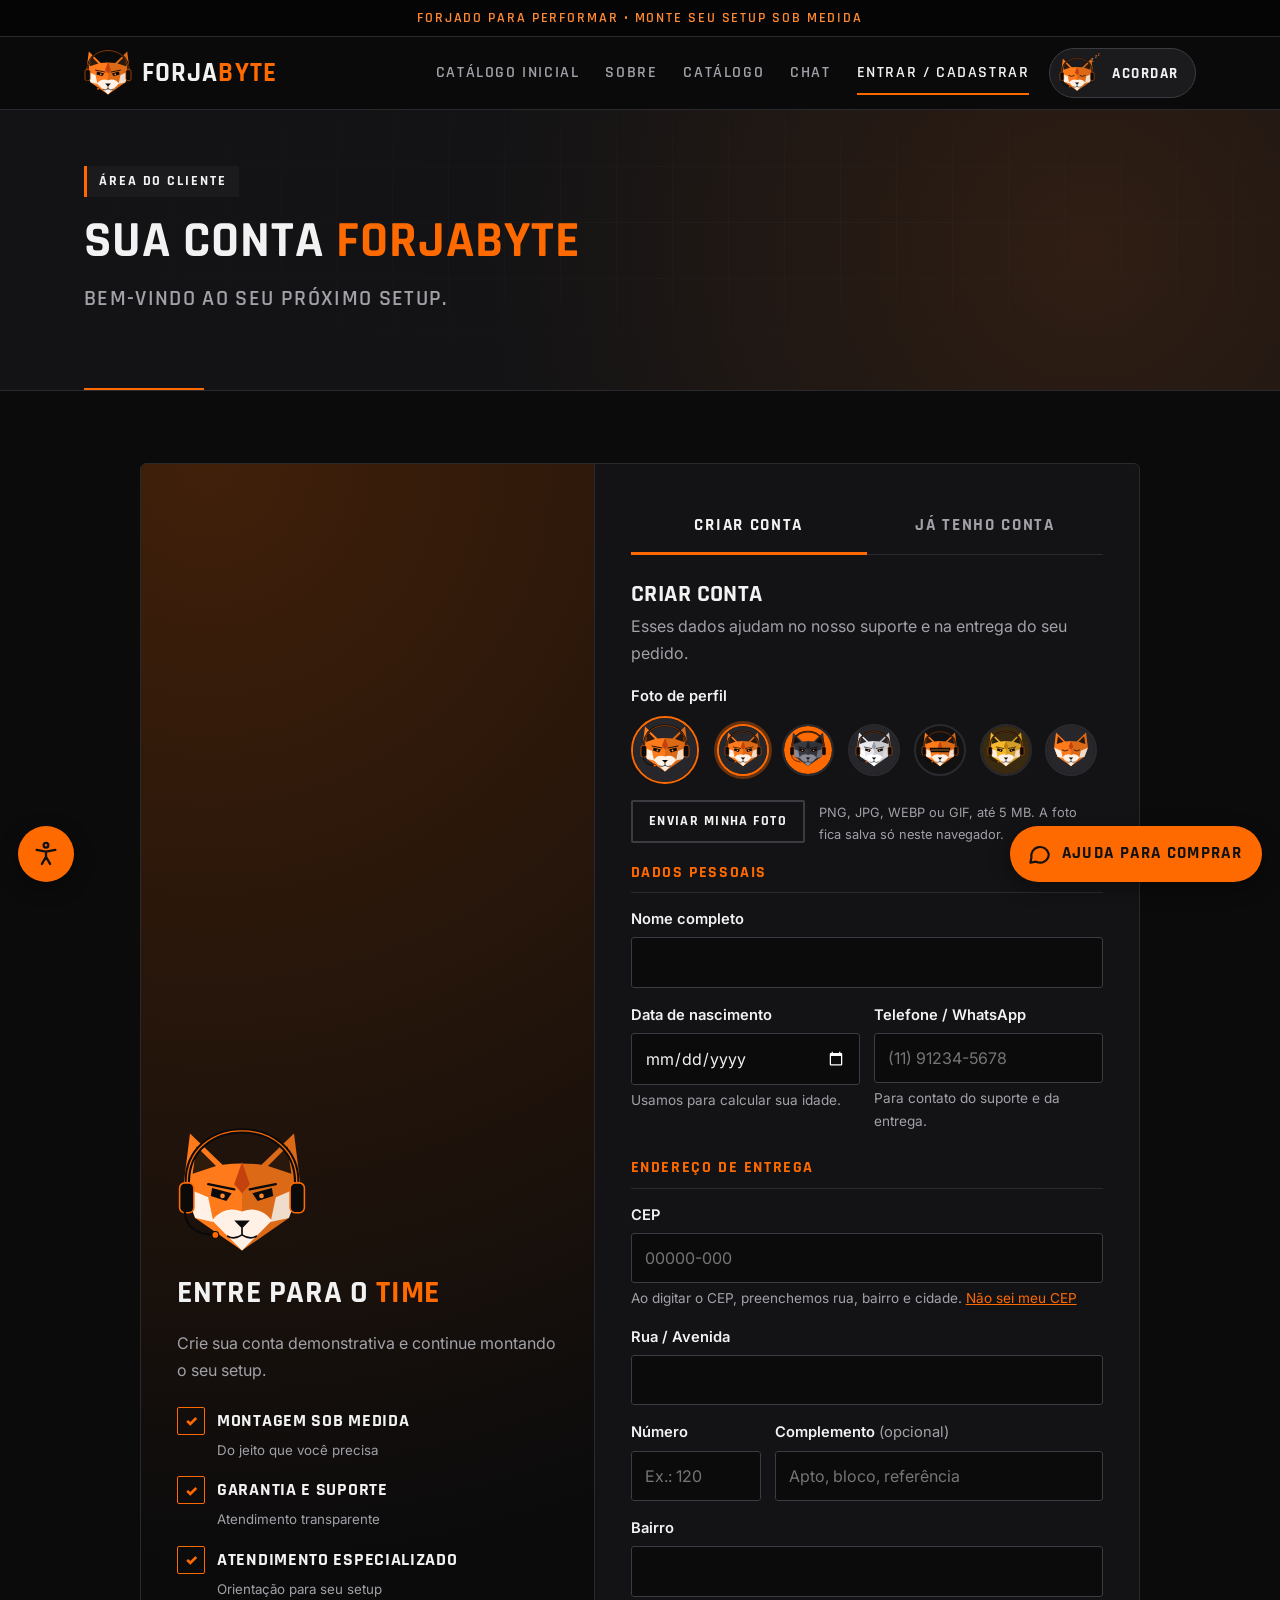
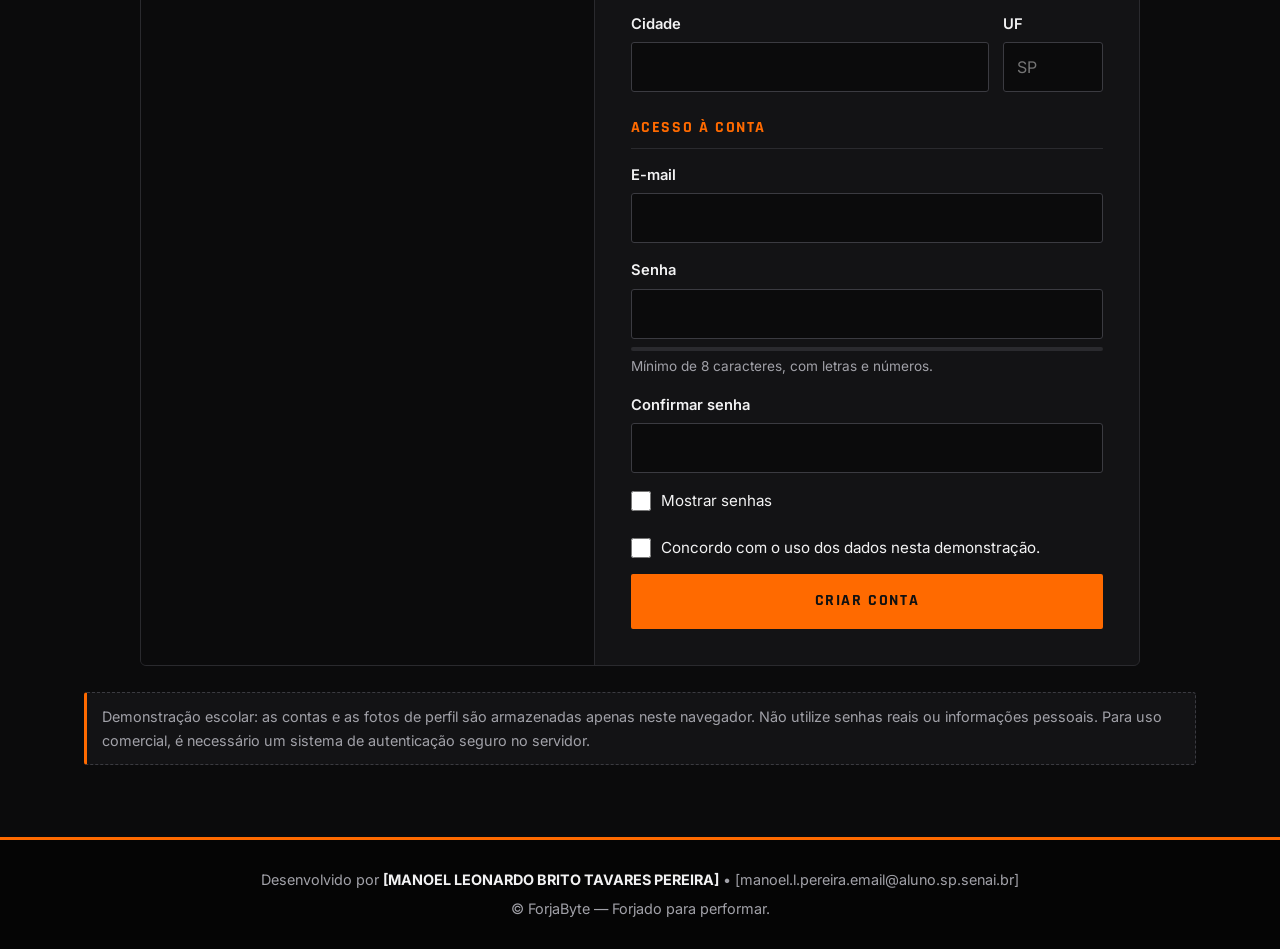
<file: cadastro.html>
<!DOCTYPE html>
<html lang="pt-BR">

<head>
    <meta charset="UTF-8">
    <meta name="viewport" content="width=device-width, initial-scale=1">
    <title>ForjaByte | Entrar e cadastrar</title>
    <link rel="stylesheet" href="style.css">
</head>

<body>
    <a class="skip" href="#conteudo">Pular para o conteúdo principal</a>
    <div class="topbar">Forjado para performar • Monte seu setup sob medida</div>

    <header>
        <div class="wrap">
            <a class="marca" href="index.html" aria-label="ForjaByte, página inicial">
                <span class="marca-ico" data-mascote="mini"></span>
                <b>Forja<span>Byte</span></b>
            </a>
            <nav aria-label="Navegação principal">
                <a href="index.html">Catálogo inicial</a>
                <a href="sobre.html">Sobre</a>
                <a href="catalogo.html">Catálogo</a>
                <a href="HtmlChatForjabyte.html">Chat</a>
                <a href="cadastro.html" class="ativo" aria-current="page">Entrar / Cadastrar</a>
            </nav>
        </div>
    </header>

    <main id="conteudo" tabindex="-1">
        <div class="pagehero">
            <div class="wrap">
                <span class="tag">Área do cliente</span>
                <h1>Sua conta <span>ForjaByte</span></h1>
                <p class="slogan">Bem-vindo ao seu próximo setup.</p>
            </div>
        </div>

        <section>
            <div class="wrap">

                <!-- Painel exibido quando a pessoa está conectada -->
                <div class="painel-user" id="logado" role="status">
                    <span class="av av-g" id="avatar-logado" aria-hidden="true"></span>
                    <h2>Olá, <span id="nome-logado"></span>!</h2>
                    <p id="email-logado"></p>
                    <p>Você está conectado à demonstração local da ForjaByte.</p>

                    <dl class="dados-user" id="dados-logado"></dl>

                    <div class="acoes-user">
                        <a class="btn" href="catalogo.html">Ir ao catálogo</a>
                        <button class="btn out" type="button" id="alterar-foto" aria-expanded="false"
                            aria-controls="troca-foto">Alterar foto</button>
                        <button class="btn out" type="button" id="sair">Sair da conta</button>
                    </div>

                    <div id="troca-foto" hidden>
                        <div class="msg" id="m-foto" role="status"></div>
                        <div id="pick-user"></div>
                        <button class="btn" type="button" id="salvar-foto">Salvar foto</button>
                    </div>
                </div>

                <!-- Cadastro e login -->
                <div class="auth-layout" id="forms">

                    <aside class="auth-marca">
                        <span class="mascote-auth" data-mascote="grande"
                            data-rotulo="Mascote da ForjaByte: uma raposa laranja"></span>
                        <h2>Entre para o <span>time</span></h2>
                        <p>Crie sua conta demonstrativa e continue montando o seu setup.</p>

                        <ul class="auth-lista">
                            <li>
                                <i>✓</i>
                                <div><b>Montagem sob medida</b><small>Do jeito que você precisa</small></div>
                            </li>
                            <li>
                                <i>✓</i>
                                <div><b>Garantia e suporte</b><small>Atendimento transparente</small></div>
                            </li>
                            <li>
                                <i>✓</i>
                                <div><b>Atendimento especializado</b><small>Orientação para seu setup</small></div>
                            </li>
                        </ul>
                    </aside>

                    <div class="auth-caixa">
                        <div class="abas" role="tablist" aria-label="Acesso à conta">
                            <button type="button" class="aba" role="tab" id="aba-cad" aria-selected="true"
                                aria-controls="f-cad">Criar conta</button>
                            <button type="button" class="aba" role="tab" id="aba-login" aria-selected="false"
                                aria-controls="f-login" tabindex="-1">Já tenho conta</button>
                        </div>

                        <form class="form" id="f-cad" role="tabpanel" aria-labelledby="aba-cad" novalidate>
                            <h2>Criar conta</h2>
                            <p>Esses dados ajudam no nosso suporte e na entrega do seu pedido.</p>
                            <div class="msg" id="m-cad" role="alert"></div>

                            <div class="campo">
                                <span class="rotulo">Foto de perfil</span>
                                <div id="pick-cad"></div>
                            </div>

                            <fieldset class="grupo">
                                <legend>Dados pessoais</legend>

                                <div class="campo">
                                    <label for="c-nome">Nome completo</label>
                                    <input type="text" id="c-nome" autocomplete="name" required>
                                    <div class="erro" id="e-nome"></div>
                                </div>

                                <div class="linha">
                                    <div class="campo">
                                        <label for="c-nasc">Data de nascimento</label>
                                        <input type="date" id="c-nasc" autocomplete="bday" required>
                                        <small id="idade-txt">Usamos para calcular sua idade.</small>
                                        <div class="erro" id="e-nasc"></div>
                                    </div>

                                    <div class="campo">
                                        <label for="c-tel">Telefone / WhatsApp</label>
                                        <input type="tel" id="c-tel" inputmode="numeric" maxlength="15"
                                            autocomplete="tel-national" placeholder="(11) 91234-5678" required>
                                        <small>Para contato do suporte e da entrega.</small>
                                        <div class="erro" id="e-tel"></div>
                                    </div>
                                </div>
                            </fieldset>

                            <fieldset class="grupo">
                                <legend>Endereço de entrega</legend>

                                <div class="campo">
                                    <label for="c-cep">CEP</label>
                                    <input type="text" id="c-cep" inputmode="numeric" maxlength="9"
                                        autocomplete="postal-code" placeholder="00000-000" required>
                                    <div class="cep-status" id="cep-status" role="status" aria-live="polite"></div>
                                    <small>Ao digitar o CEP, preenchemos rua, bairro e cidade.
                                        <a href="https://buscacepinter.correios.com.br/app/endereco/index.php"
                                            target="_blank" rel="noopener noreferrer">Não sei meu CEP</a></small>
                                    <div class="erro" id="e-cep"></div>
                                </div>

                                <div class="campo">
                                    <label for="c-rua">Rua / Avenida</label>
                                    <input type="text" id="c-rua" autocomplete="address-line1" required>
                                    <div class="erro" id="e-rua"></div>
                                </div>

                                <div class="linha l-num">
                                    <div class="campo">
                                        <label for="c-num">Número</label>
                                        <input type="text" id="c-num" maxlength="10" autocomplete="off"
                                            placeholder="Ex.: 120" required>
                                        <div class="erro" id="e-num"></div>
                                    </div>

                                    <div class="campo">
                                        <label for="c-comp">Complemento <span class="opcional">(opcional)</span></label>
                                        <input type="text" id="c-comp" maxlength="60" autocomplete="address-line2"
                                            placeholder="Apto, bloco, referência">
                                    </div>
                                </div>

                                <div class="campo">
                                    <label for="c-bairro">Bairro</label>
                                    <input type="text" id="c-bairro" autocomplete="address-level3" required>
                                    <div class="erro" id="e-bairro"></div>
                                </div>

                                <div class="linha l-uf">
                                    <div class="campo">
                                        <label for="c-cidade">Cidade</label>
                                        <input type="text" id="c-cidade" autocomplete="address-level2" required>
                                        <div class="erro" id="e-cidade"></div>
                                    </div>

                                    <div class="campo">
                                        <label for="c-uf">UF</label>
                                        <input type="text" id="c-uf" maxlength="2" autocomplete="address-level1"
                                            placeholder="SP" required>
                                        <div class="erro" id="e-uf"></div>
                                    </div>
                                </div>
                            </fieldset>

                            <fieldset class="grupo">
                                <legend>Acesso à conta</legend>

                                <div class="campo">
                                    <label for="c-email">E-mail</label>
                                    <input type="email" id="c-email" autocomplete="email" required>
                                    <div class="erro" id="e-email"></div>
                                </div>

                                <div class="campo">
                                    <label for="c-senha">Senha</label>
                                    <input type="password" id="c-senha" autocomplete="new-password" required>
                                    <div class="forca" aria-hidden="true"><span id="forca-barra" data-nivel="0"></span>
                                    </div>
                                    <small id="forca-txt">Mínimo de 8 caracteres, com letras e números.</small>
                                    <div class="erro" id="e-senha"></div>
                                </div>

                                <div class="campo">
                                    <label for="c-conf">Confirmar senha</label>
                                    <input type="password" id="c-conf" autocomplete="new-password" required>
                                    <div class="erro" id="e-conf"></div>
                                </div>

                                <div class="check">
                                    <input type="checkbox" id="c-ver">
                                    <label for="c-ver">Mostrar senhas</label>
                                </div>
                            </fieldset>

                            <div class="check">
                                <input type="checkbox" id="c-termos" required>
                                <label for="c-termos">Concordo com o uso dos dados nesta demonstração.</label>
                            </div>
                            <div class="erro" id="e-termos"></div>

                            <button class="btn" type="submit">Criar conta</button>
                        </form>

                        <form class="form" id="f-login" role="tabpanel" aria-labelledby="aba-login" novalidate hidden>
                            <h2>Já tenho conta</h2>
                            <p>Entre usando o e-mail e a senha cadastrados neste navegador.</p>
                            <div class="msg" id="m-login" role="alert"></div>

                            <div class="campo">
                                <label for="l-email">E-mail</label>
                                <input type="email" id="l-email" autocomplete="email" required>
                            </div>

                            <div class="campo">
                                <label for="l-senha">Senha</label>
                                <input type="password" id="l-senha" autocomplete="current-password" required>
                            </div>

                            <div class="check">
                                <input type="checkbox" id="l-ver">
                                <label for="l-ver">Mostrar senha</label>
                            </div>

                            <button class="btn" type="submit">Entrar</button>
                        </form>
                    </div>
                </div>

                <p class="aviso">
                    Demonstração escolar: as contas e as fotos de perfil são armazenadas apenas neste navegador.
                    Não utilize senhas reais ou informações pessoais. Para uso comercial,
                    é necessário um sistema de autenticação seguro no servidor.
                </p>
            </div>
        </section>
    </main>

    <footer>
        <div class="wrap">
            <p>Desenvolvido por <strong>[MANOEL LEONARDO BRITO TAVARES PEREIRA]</strong> •
                [manoel.l.pereira.email@aluno.sp.senai.br]</p>
            <p>© ForjaByte — Forjado para performar.</p>
        </div>
    </footer>

    <script src="mascote.js"></script>
    <script src="avatares.js"></script>
    <script src="produtos.js"></script>
    <script src="cadastro.js"></script>
    <script src="tema.js"></script>
    <script src="animacoes.js"></script>
    <script src="chatbot.js"></script>
    <script src="acessibilidade.js"></script>
</body>

</html>
</file>
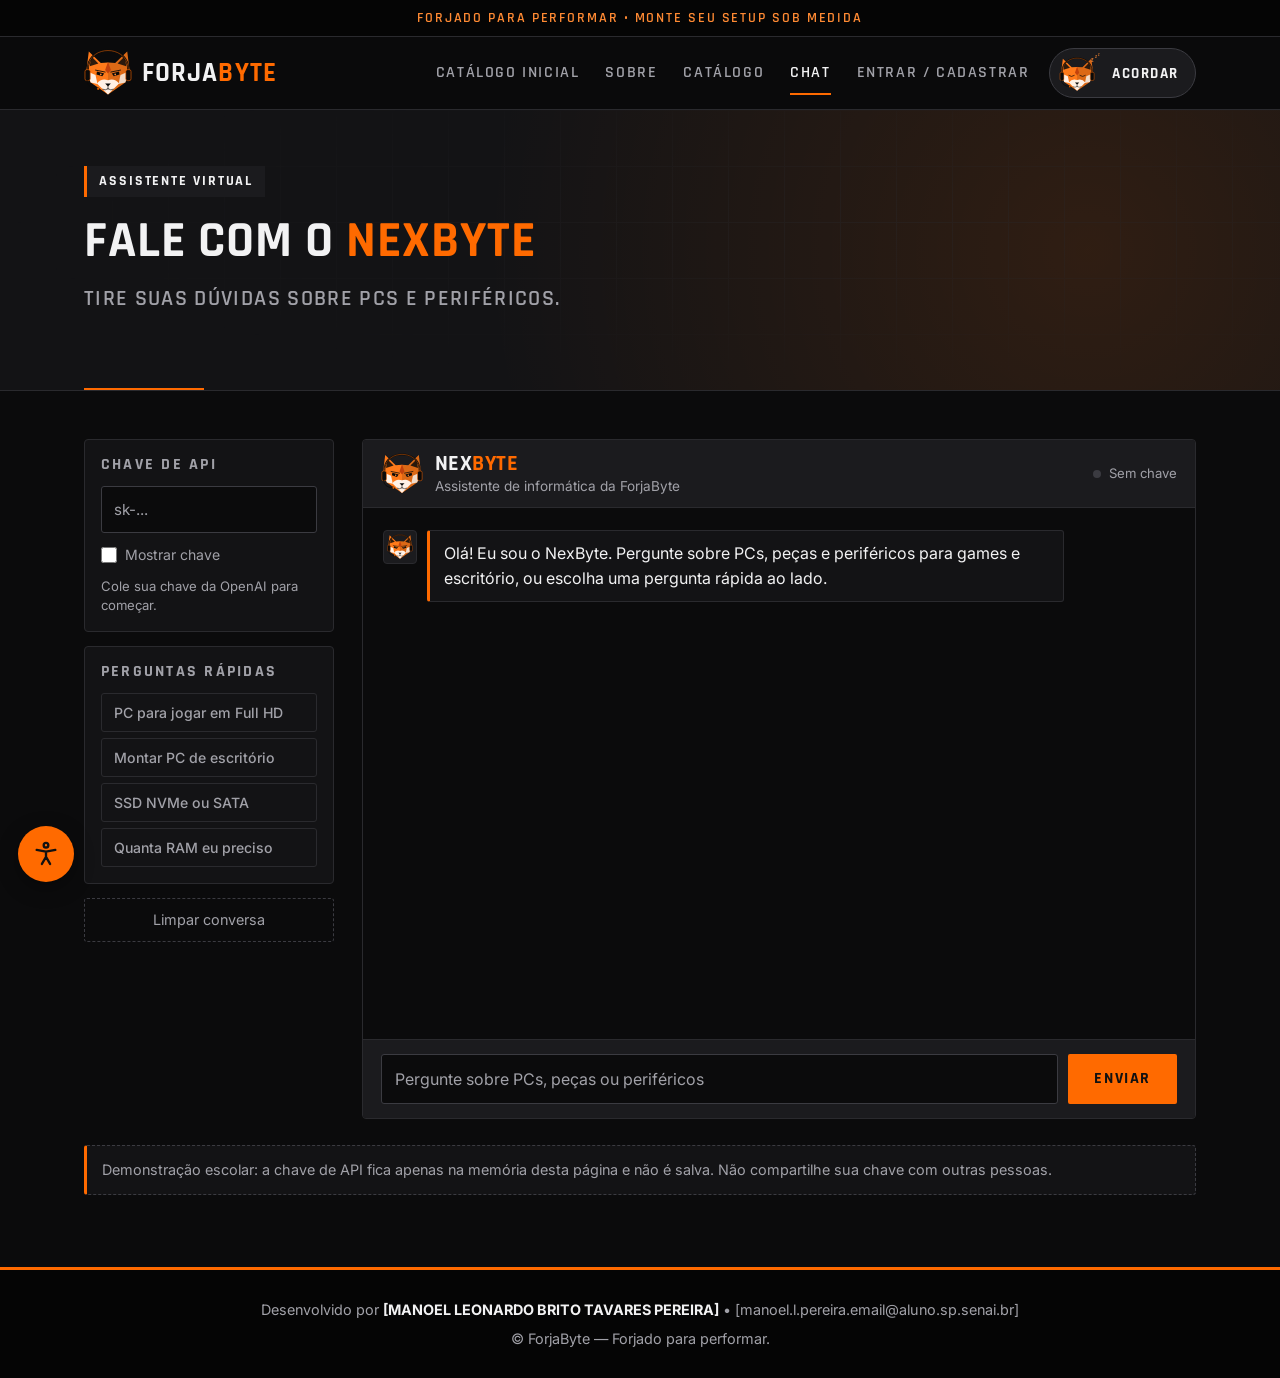
<file: HtmlChatForjabyte.html>
<!DOCTYPE html>
<html lang="pt-BR">

<head>
  <meta charset="UTF-8">
  <meta name="viewport" content="width=device-width, initial-scale=1">
  <meta name="theme-color" content="#090909">
  <title>ForjaByte | Chat NexByte</title>
  <link rel="stylesheet" href="style.css">
  <link rel="stylesheet" href="StyleChatBotForjabyte.css">
</head>

<body>
  <a class="skip" href="#conteudo">Pular para o conteúdo principal</a>
  <div class="topbar">Forjado para performar • Monte seu setup sob medida</div>

  <header>
    <div class="wrap">
      <a class="marca" href="index.html" aria-label="ForjaByte, página inicial">
        <span class="marca-ico" data-mascote="mini"></span>
        <b>Forja<span>Byte</span></b>
      </a>
      <nav aria-label="Navegação principal">
        <a href="index.html">Catálogo inicial</a>
        <a href="sobre.html">Sobre</a>
        <a href="catalogo.html">Catálogo</a>
        <a href="HtmlChatForjabyte.html" class="ativo" aria-current="page">Chat</a>
        <a href="cadastro.html">Entrar / Cadastrar</a>
      </nav>
    </div>
  </header>

  <main id="conteudo" tabindex="-1">
    <div class="pagehero">
      <div class="wrap">
        <span class="tag">Assistente virtual</span>
        <h1>Fale com o <span>NexByte</span></h1>
        <p class="slogan">Tire suas dúvidas sobre PCs e periféricos.</p>
      </div>
    </div>

    <section class="fb-sec">
      <div class="wrap">
        <div class="loja">

          <!-- Coluna lateral: chave, perguntas rápidas e limpar -->
          <aside class="lateral" aria-label="Configurações do chat">
            <div class="lateral-bloco">
              <h2 class="lateral-titulo"><label for="apiKey">Chave de API</label></h2>
              <input id="apiKey" class="fb-campo" type="password" placeholder="sk-..." autocomplete="off"
                spellcheck="false">
              <div class="fb-check">
                <input type="checkbox" id="showKey">
                <label for="showKey">Mostrar chave</label>
              </div>
              <p class="fb-nota" id="keyStatus" role="status">Cole sua chave da OpenAI para começar.</p>
            </div>

            <div class="lateral-bloco">
              <h2 class="lateral-titulo">Perguntas rápidas</h2>
              <div class="chips fb-rapidas" role="group" aria-label="Perguntas rápidas">
                <button type="button" class="chip" data-q="Qual PC montado é bom para jogar em Full HD?">PC para jogar
                  em Full HD</button>
                <button type="button" class="chip" data-q="O que preciso para montar um PC de escritório?">Montar PC de
                  escritório</button>
                <button type="button" class="chip" data-q="Qual a diferença entre SSD NVMe e SSD SATA?">SSD NVMe ou
                  SATA</button>
                <button type="button" class="chip" data-q="Quanta memória RAM eu preciso?">Quanta RAM eu
                  preciso</button>
              </div>
            </div>

            <button type="button" class="limpar-filtros" id="clearBtn">Limpar conversa</button>
          </aside>

          <!-- Conversa -->
          <div class="fb-chat" role="region" aria-label="Conversa com o NexByte">
            <div class="fb-chat__header">
              <span class="fb-chat__ico" data-mascote="mini"></span>
              <div>
                <h2 class="fb-chat__title">Nex<span>Byte</span></h2>
                <p class="fb-chat__subtitle">Assistente de informática da ForjaByte</p>
              </div>
              <span class="fb-status" id="chatStatus" data-on="false">Sem chave</span>
            </div>

            <div id="messages" class="fb-chat__messages" role="log" aria-live="polite" aria-label="Mensagens"></div>

            <form class="fb-chat__input" id="chatForm">
              <label class="sr" for="userMessage">Mensagem para o NexByte</label>
              <input id="userMessage" class="fb-campo" type="text"
                placeholder="Pergunte sobre PCs, peças ou periféricos" autocomplete="off">
              <button id="sendBtn" class="btn" type="submit">Enviar</button>
            </form>
          </div>
        </div>

        <p class="aviso">
          Demonstração escolar: a chave de API fica apenas na memória desta página e não é salva.
          Não compartilhe sua chave com outras pessoas.
        </p>
      </div>
    </section>
  </main>

  <footer>
    <div class="wrap">
      <p>Desenvolvido por <strong>[MANOEL LEONARDO BRITO TAVARES PEREIRA]</strong> •
        [manoel.l.pereira.email@aluno.sp.senai.br]</p>
      <p>© ForjaByte — Forjado para performar.</p>
    </div>
  </footer>

  <script src="mascote.js"></script>
  <script src="avatares.js"></script>
  <script src="tema.js"></script>
  <script src="animacoes.js"></script>
  <script src="acessibilidade.js"></script>
  <script src="ScriptChatForjabyte.js"></script>
</body>

</html>
</file>
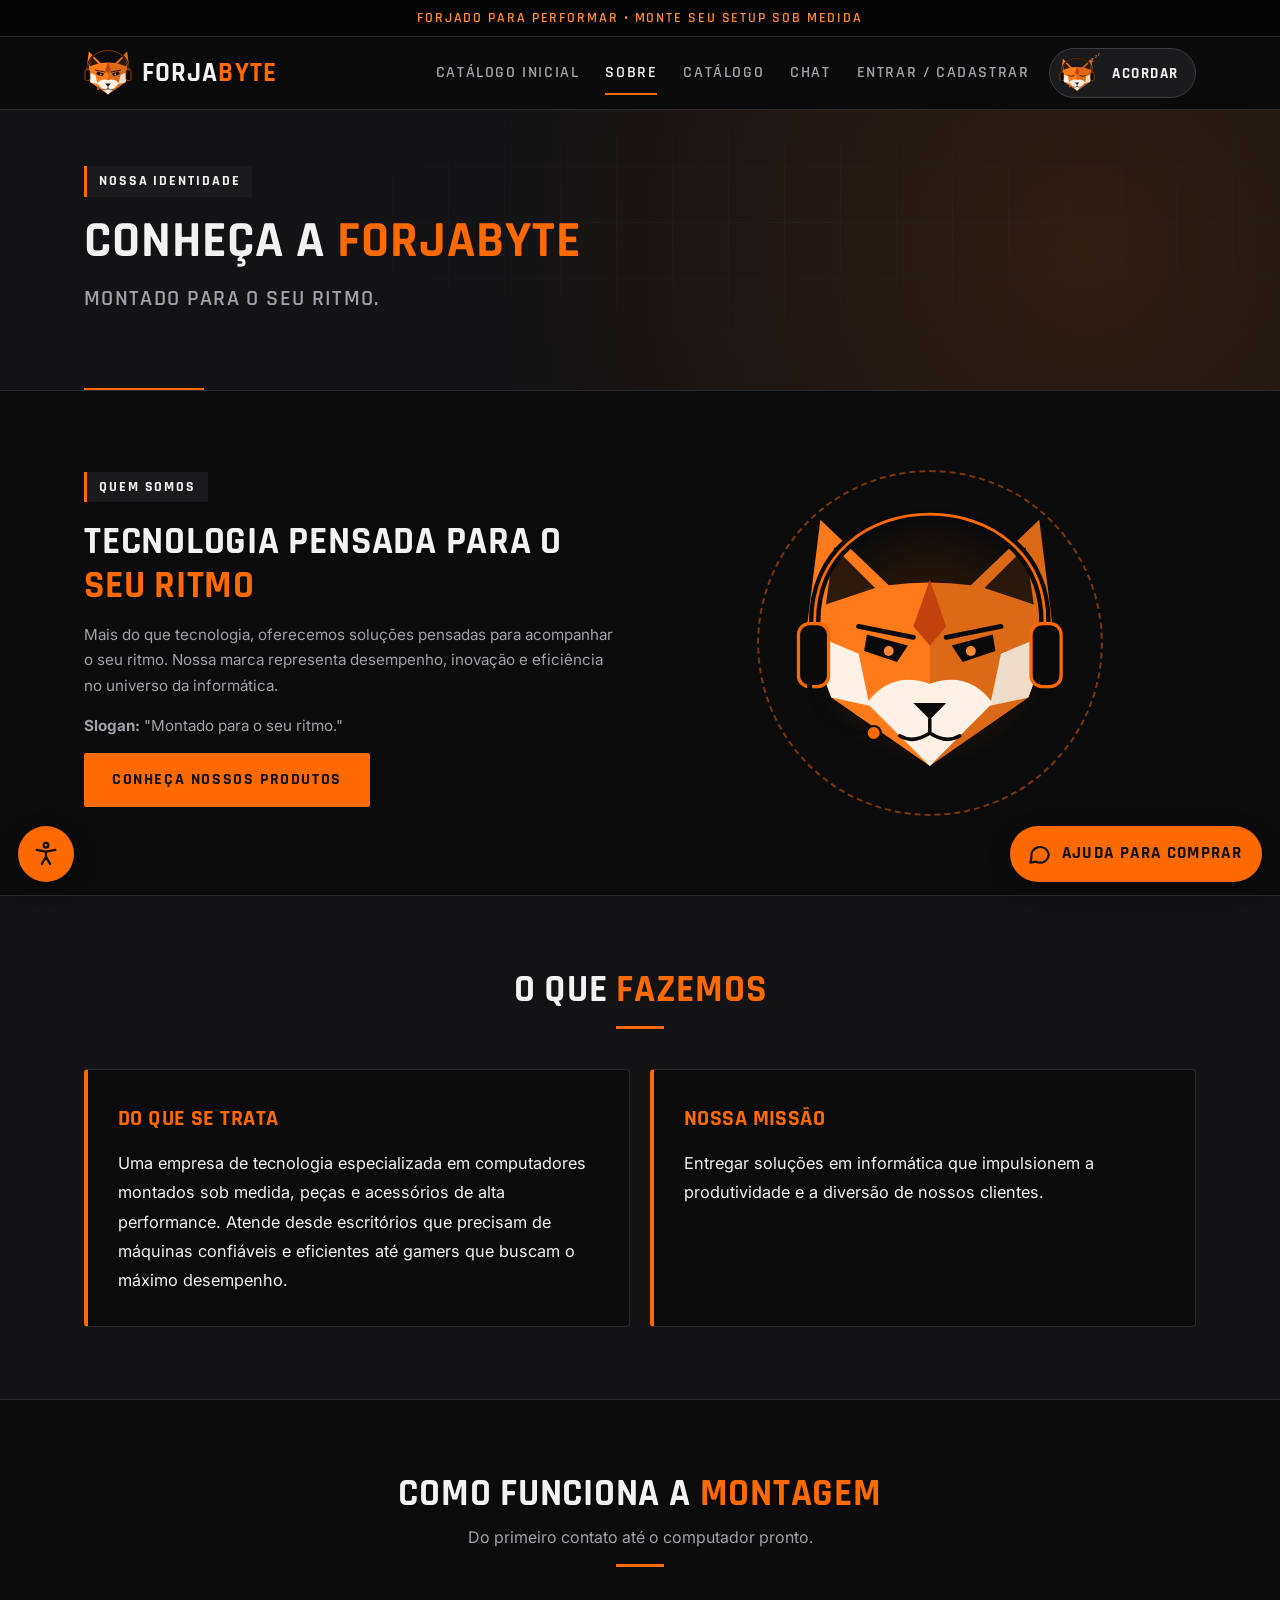
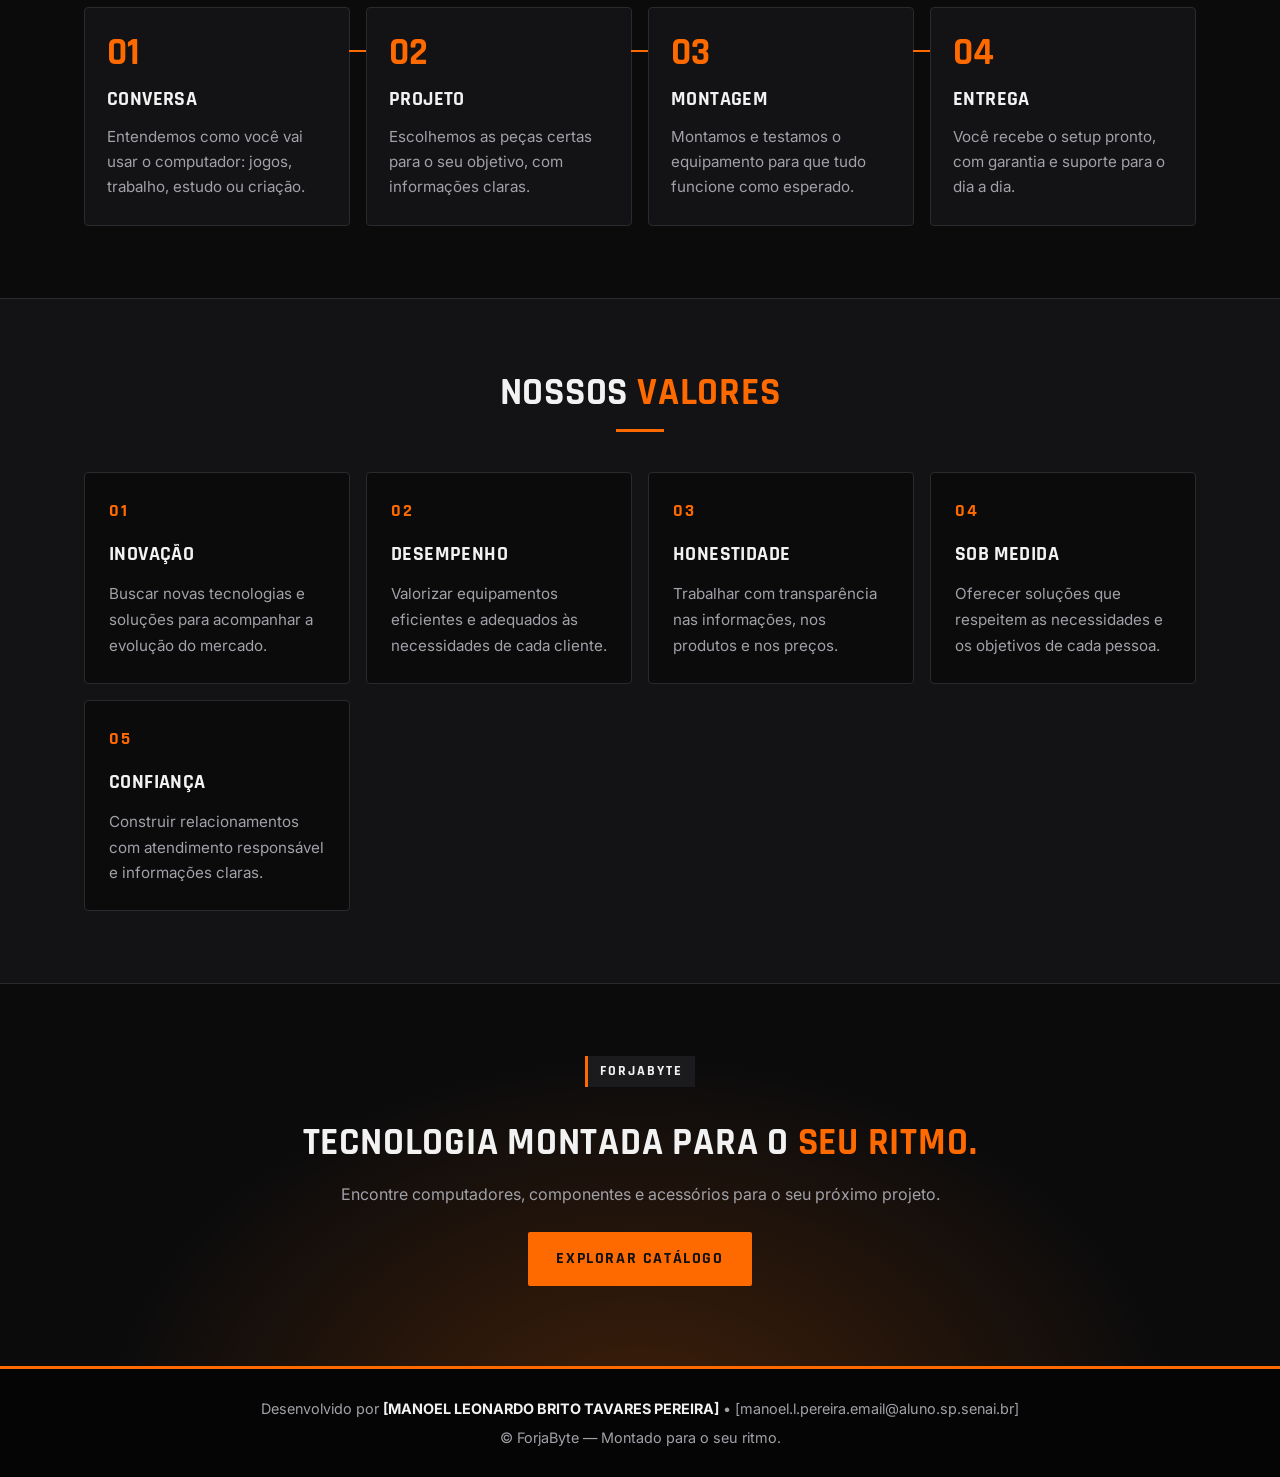
<file: sobre.html>
<!DOCTYPE html>
<html lang="pt-BR">

<head>
    <meta charset="UTF-8">
    <meta name="viewport" content="width=device-width, initial-scale=1">
    <title>ForjaByte | Sobre nós</title>
    <link rel="stylesheet" href="style.css">
</head>

<body>
    <a class="skip" href="#conteudo">Pular para o conteúdo principal</a>

    <div class="topbar">Forjado para performar • Monte seu setup sob medida</div>

    <header>
        <div class="wrap">
            <a class="marca" href="index.html" aria-label="ForjaByte, página inicial">
                <span class="marca-ico" data-mascote="mini"></span>
                <b>Forja<span>Byte</span></b>
            </a>

            <nav aria-label="Navegação principal">
                <a href="index.html">Catálogo inicial</a>
                <a href="sobre.html" class="ativo" aria-current="page">Sobre</a>
                <a href="catalogo.html">Catálogo</a>
                <a href="HtmlChatForjabyte.html">Chat</a>
                <a href="cadastro.html">Entrar / Cadastrar</a>
            </nav>
        </div>
    </header>

    <main id="conteudo" tabindex="-1">

        <div class="pagehero">
            <div class="wrap">
                <span class="tag">Nossa identidade</span>
                <h1>Conheça a <span>ForjaByte</span></h1>
                <p class="slogan">Montado para o seu ritmo.</p>
            </div>
        </div>

        <!-- Quem somos -->
        <section>
            <div class="wrap">
                <div class="duo">
                    <div>
                        <span class="tag">Quem somos</span>
                        <h2>Tecnologia pensada para o <span>seu ritmo</span></h2>

                        <p>
                            Mais do que tecnologia, oferecemos soluções pensadas
                            para acompanhar o seu ritmo. Nossa marca representa
                            desempenho, inovação e eficiência no universo da informática.
                        </p>

                        <p>
                            <strong>Slogan:</strong> "Montado para o seu ritmo."
                        </p>

                        <a class="btn" href="catalogo.html">Conheça nossos produtos</a>
                    </div>

                    <div class="palco palco-sm">
                        <span data-mascote="grande"
                            data-rotulo="Mascote da ForjaByte: uma raposa laranja, símbolo da marca"></span>
                    </div>
                </div>
            </div>
        </section>

        <!-- O que fazemos e missão -->
        <section class="alt">
            <div class="wrap">
                <div class="titulo">
                    <h2>O que <span>fazemos</span></h2>
                    <div class="barra"></div>
                </div>

                <div class="sobre-dupla">
                    <div class="info-card">
                        <h3>Do que se trata</h3>
                        <p>
                            Uma empresa de tecnologia especializada em computadores
                            montados sob medida, peças e acessórios de alta performance.
                            Atende desde escritórios que precisam de máquinas confiáveis
                            e eficientes até gamers que buscam o máximo desempenho.
                        </p>
                    </div>

                    <div class="info-card">
                        <h3>Nossa missão</h3>
                        <p>
                            Entregar soluções em informática que impulsionem a
                            produtividade e a diversão de nossos clientes.
                        </p>
                    </div>
                </div>
            </div>
        </section>

        <!-- Como funciona -->
        <section>
            <div class="wrap">
                <div class="titulo">
                    <h2>Como funciona a <span>montagem</span></h2>
                    <p>Do primeiro contato até o computador pronto.</p>
                    <div class="barra"></div>
                </div>

                <div class="passos">
                    <div class="passo">
                        <span class="passo-num">01</span>
                        <h3>Conversa</h3>
                        <p>Entendemos como você vai usar o computador: jogos, trabalho, estudo ou criação.</p>
                    </div>

                    <div class="passo">
                        <span class="passo-num">02</span>
                        <h3>Projeto</h3>
                        <p>Escolhemos as peças certas para o seu objetivo, com informações claras.</p>
                    </div>

                    <div class="passo">
                        <span class="passo-num">03</span>
                        <h3>Montagem</h3>
                        <p>Montamos e testamos o equipamento para que tudo funcione como esperado.</p>
                    </div>

                    <div class="passo">
                        <span class="passo-num">04</span>
                        <h3>Entrega</h3>
                        <p>Você recebe o setup pronto, com garantia e suporte para o dia a dia.</p>
                    </div>
                </div>
            </div>
        </section>

        <!-- Valores -->
        <section class="alt">
            <div class="wrap">
                <div class="titulo">
                    <h2>Nossos <span>valores</span></h2>
                    <div class="barra"></div>
                </div>

                <div class="grid-valores">
                    <div class="valor-card">
                        <span class="valor-num">01</span>
                        <h3>Inovação</h3>
                        <p>Buscar novas tecnologias e soluções para acompanhar a evolução do mercado.</p>
                    </div>

                    <div class="valor-card">
                        <span class="valor-num">02</span>
                        <h3>Desempenho</h3>
                        <p>Valorizar equipamentos eficientes e adequados às necessidades de cada cliente.</p>
                    </div>

                    <div class="valor-card">
                        <span class="valor-num">03</span>
                        <h3>Honestidade</h3>
                        <p>Trabalhar com transparência nas informações, nos produtos e nos preços.</p>
                    </div>

                    <div class="valor-card">
                        <span class="valor-num">04</span>
                        <h3>Sob medida</h3>
                        <p>Oferecer soluções que respeitem as necessidades e os objetivos de cada pessoa.</p>
                    </div>

                    <div class="valor-card">
                        <span class="valor-num">05</span>
                        <h3>Confiança</h3>
                        <p>Construir relacionamentos com atendimento responsável e informações claras.</p>
                    </div>
                </div>
            </div>
        </section>

        <!-- Chamada final -->
        <section class="cta">
            <div class="wrap">
                <span class="tag">ForjaByte</span>
                <h2>Tecnologia montada para o <span>seu ritmo.</span></h2>
                <p>Encontre computadores, componentes e acessórios para o seu próximo projeto.</p>
                <a class="btn" href="catalogo.html">Explorar catálogo</a>
            </div>
        </section>

    </main>

    <footer>
        <div class="wrap">
            <p>Desenvolvido por <strong>[MANOEL LEONARDO BRITO TAVARES PEREIRA]</strong> •
                [manoel.l.pereira.email@aluno.sp.senai.br]</p>
            <p>© ForjaByte — Montado para o seu ritmo.</p>
        </div>
    </footer>

    <script src="mascote.js"></script>
    <script src="avatares.js"></script>
    <script src="produtos.js"></script>
    <script src="tema.js"></script>
    <script src="animacoes.js"></script>
    <script src="chatbot.js"></script>
    <script src="acessibilidade.js"></script>
</body>

</html>
</file>
<file: style.css>
@import url('https://fonts.googleapis.com/css2?family=Inter:wght@400;500;600;700&family=Rajdhani:wght@500;600;700&display=swap');

/* ==========================================================
   ForjaByte: variáveis e tema
   ========================================================== */

:root {
    --or: #ff6a00;
    --or2: #ff8a33;
    --or-text: #ff6a00;
    --bg: #0b0b0c;
    --surface: #131315;
    --surface2: #1b1b1e;
    --line: #2a2a2e;
    --line2: #3b3b41;
    --tx: #f2f2f3;
    --mut: #a1a1a8;
    --header: rgba(11, 11, 12, .92);
    --input: #0b0b0c;
    --shadow: rgba(0, 0, 0, .45);
    --fs: 100%;
    --fonte-titulo: "Rajdhani", "Segoe UI", "Arial Narrow", Arial, sans-serif;
    --fonte-texto: "Inter", "Segoe UI", Roboto, Arial, sans-serif;
}

html[data-theme="light"] {
    --or-text: #c2410c;
    --bg: #f4f4f5;
    --surface: #ffffff;
    --surface2: #eeeef0;
    --line: #dcdce0;
    --line2: #c4c4ca;
    --tx: #18181b;
    --mut: #5b5b63;
    --header: rgba(255, 255, 255, .94);
    --input: #ffffff;
    --shadow: rgba(24, 24, 27, .10);
}

/* ==========================================================
   Animações (keyframes)
   ========================================================== */

@keyframes entrar {
    from {
        opacity: 0;
    }

    to {
        opacity: 1;
    }
}

@keyframes subir {
    from {
        opacity: 0;
        transform: translateY(26px);
    }

    to {
        opacity: 1;
        transform: none;
    }
}

@keyframes surgir {
    from {
        opacity: 0;
        transform: translateY(-6px) scale(.98);
    }

    to {
        opacity: 1;
        transform: none;
    }
}

@keyframes flutuar {

    0%,
    100% {
        transform: translateY(0);
    }

    50% {
        transform: translateY(-10px);
    }
}

@keyframes brilho {
    from {
        transform: translateX(-130%) skewX(-20deg);
    }

    to {
        transform: translateX(330%) skewX(-20deg);
    }
}

@keyframes pulso {

    0%,
    100% {
        box-shadow: 0 6px 20px rgba(0, 0, 0, .35), 0 0 0 0 rgba(255, 106, 0, .55);
    }

    50% {
        box-shadow: 0 6px 20px rgba(0, 0, 0, .35), 0 0 0 12px rgba(255, 106, 0, 0);
    }
}

@keyframes pulsar {
    0% {
        transform: scale(1);
    }

    40% {
        transform: scale(1.04);
        border-color: var(--or);
    }

    100% {
        transform: scale(1);
    }
}

/* ==========================================================
   Base
   ========================================================== */

* {
    box-sizing: border-box;
    margin: 0;
    padding: 0;
}

html {
    font-size: var(--fs, 100%);
    scroll-behavior: smooth;
}

body {
    font-family: var(--fonte-texto);
    background: var(--bg);
    color: var(--tx);
    line-height: 1.65;
    -webkit-font-smoothing: antialiased;
    transition: background .2s, color .2s;
    animation: entrar .5s ease both;
}

::selection {
    background: var(--or);
    color: #111;
}

a {
    text-decoration: none;
    color: inherit;
}

button,
input,
select {
    font: inherit;
}

button {
    cursor: pointer;
}

img {
    max-width: 100%;
}

h1,
h2,
h3 {
    font-family: var(--fonte-titulo);
    text-transform: uppercase;
    letter-spacing: .02em;
}

.wrap {
    max-width: 1160px;
    margin: 0 auto;
    padding: 0 24px;
}

/* Barra de progresso de rolagem */
.progresso {
    position: fixed;
    top: 0;
    left: 0;
    width: 100%;
    height: 3px;
    background: linear-gradient(90deg, var(--or), var(--or2));
    transform-origin: 0 50%;
    transform: scaleX(0);
    z-index: 1100;
    pointer-events: none;
}

/* ==========================================================
   Barra do topo e cabeçalho
   ========================================================== */

.topbar {
    background: #050505;
    color: var(--or2);
    border-bottom: 1px solid var(--line);
    text-align: center;
    font-family: var(--fonte-titulo);
    font-size: .85rem;
    font-weight: 600;
    letter-spacing: .14em;
    padding: 7px 12px;
    text-transform: uppercase;
}

header {
    position: sticky;
    top: 0;
    z-index: 100;
    background: var(--header);
    backdrop-filter: blur(14px);
    border-bottom: 1px solid var(--line);
    transition: box-shadow .25s;
}

header.rolou {
    box-shadow: 0 8px 24px rgba(0, 0, 0, .35);
}

header .wrap {
    display: flex;
    align-items: center;
    justify-content: space-between;
    gap: 20px;
    min-height: 72px;
}

.marca {
    display: flex;
    align-items: center;
    gap: 10px;
    flex-shrink: 0;
}

.marca img {
    width: 46px;
    height: 46px;
    object-fit: contain;
    border-radius: 4px;
    transition: transform .3s;
}

.marca:hover img {
    transform: rotate(-6deg) scale(1.08);
}

.marca b {
    font-family: var(--fonte-titulo);
    font-size: 1.7rem;
    font-weight: 700;
    letter-spacing: .04em;
    text-transform: uppercase;
}

.marca b span {
    color: var(--or-text);
}

nav {
    display: flex;
    flex-wrap: wrap;
    align-items: center;
    gap: 26px;
    margin-left: auto;
}

nav a {
    position: relative;
    font-family: var(--fonte-titulo);
    font-weight: 600;
    text-transform: uppercase;
    font-size: 1rem;
    letter-spacing: .1em;
    color: var(--mut);
    padding: 8px 0;
    transition: color .2s;
}

nav a::after {
    content: "";
    position: absolute;
    left: 0;
    bottom: 0;
    width: 100%;
    height: 2px;
    background: var(--or);
    transform: scaleX(0);
    transform-origin: left;
    transition: transform .25s;
}

nav a:hover,
nav a.ativo {
    color: var(--tx);
}

nav a:hover::after,
nav a.ativo::after {
    transform: scaleX(1);
}

/* Botão de tema (interruptor) */

.theme-toggle {
    flex-shrink: 0;
    display: inline-flex;
    align-items: center;
    background: none;
    border: 0;
    padding: 4px;
    border-radius: 30px;
}

.tt-trilho {
    position: relative;
    display: block;
    width: 60px;
    height: 30px;
    border-radius: 30px;
    background: var(--surface2);
    border: 1px solid var(--line2);
    transition: border-color .25s, background .25s;
}

.theme-toggle:hover .tt-trilho {
    border-color: var(--or);
}

.tt-bolinha {
    position: absolute;
    top: 2px;
    left: 2px;
    width: 24px;
    height: 24px;
    border-radius: 50%;
    background: var(--or);
    color: #111;
    display: grid;
    place-items: center;
    transform: translateX(30px);
    transition: transform .3s cubic-bezier(.4, 0, .2, 1);
}

html[data-theme="light"] .tt-bolinha {
    transform: translateX(0);
}

.tt-bolinha svg {
    width: 14px;
    height: 14px;
    fill: none;
    stroke: currentColor;
    stroke-width: 2.2;
    stroke-linecap: round;
    stroke-linejoin: round;
}

.tt-bolinha .ic-sol {
    display: none;
}

html[data-theme="light"] .tt-bolinha .ic-sol {
    display: block;
}

html[data-theme="light"] .tt-bolinha .ic-lua {
    display: none;
}

/* ==========================================================
   Hero
   ========================================================== */

.hero {
    position: relative;
    overflow: hidden;
    background: linear-gradient(120deg, var(--bg), var(--surface));
    padding: 88px 0;
    border-bottom: 1px solid var(--line);
}

.hero::before,
.pagehero::before {
    content: "";
    position: absolute;
    inset: 0;
    background-image:
        linear-gradient(var(--line) 1px, transparent 1px),
        linear-gradient(90deg, var(--line) 1px, transparent 1px);
    background-size: 56px 56px;
    opacity: .35;
    -webkit-mask-image: radial-gradient(ellipse at 70% 40%, #000 0%, transparent 70%);
    mask-image: radial-gradient(ellipse at 70% 40%, #000 0%, transparent 70%);
    pointer-events: none;
}

.hero-home {
    background:
        linear-gradient(90deg, rgba(8, 8, 9, .97) 0%, rgba(8, 8, 9, .88) 45%, rgba(8, 8, 9, .55) 100%),
        url("https://images.unsplash.com/photo-1593640408182-31c70c8268f5?auto=format&fit=crop&w=1800&q=85") center/cover no-repeat,
        #080809;
}

html[data-theme="light"] .hero-home {
    background:
        linear-gradient(90deg, rgba(255, 255, 255, .97) 0%, rgba(255, 255, 255, .88) 45%, rgba(255, 255, 255, .5) 100%),
        url("https://images.unsplash.com/photo-1593640408182-31c70c8268f5?auto=format&fit=crop&w=1800&q=85") center/cover no-repeat,
        #fff;
}

.hero .wrap {
    position: relative;
    z-index: 1;
    display: grid;
    grid-template-columns: 1.1fr 1fr;
    gap: 48px;
    align-items: center;
}

.hero svg {
    width: 100%;
    filter: drop-shadow(0 16px 40px rgba(255, 106, 0, .18));
    animation: entrar 1s .3s ease backwards, flutuar 6s 1.3s ease-in-out infinite;
}

/* Entrada escalonada do texto */
.hero .wrap>div>*,
.pagehero .wrap>* {
    animation: subir .7s cubic-bezier(.2, .7, .2, 1) backwards;
}

.hero .wrap>div>*:nth-child(1),
.pagehero .wrap>*:nth-child(1) {
    animation-delay: .05s;
}

.hero .wrap>div>*:nth-child(2),
.pagehero .wrap>*:nth-child(2) {
    animation-delay: .15s;
}

.hero .wrap>div>*:nth-child(3),
.pagehero .wrap>*:nth-child(3) {
    animation-delay: .25s;
}

.hero .wrap>div>*:nth-child(4) {
    animation-delay: .35s;
}

.hero .wrap>div>*:nth-child(5) {
    animation-delay: .45s;
}

.hero .wrap>div>*:nth-child(6) {
    animation-delay: .55s;
}

.tag {
    display: inline-block;
    background: var(--surface2);
    border-left: 3px solid var(--or);
    color: var(--tx);
    padding: 4px 12px;
    font-family: var(--fonte-titulo);
    font-size: .85rem;
    font-weight: 700;
    letter-spacing: .14em;
    text-transform: uppercase;
    margin-bottom: 18px;
}

.eyebrow {
    color: var(--or-text);
    font-family: var(--fonte-titulo);
    font-size: .95rem;
    font-weight: 700;
    letter-spacing: .22em;
    margin-bottom: 8px;
}

h1 {
    font-size: clamp(2.6rem, 5.5vw, 4.2rem);
    line-height: 1.02;
    font-weight: 700;
    margin-bottom: 14px;
    overflow-wrap: anywhere;
}

h1 span,
h2 span {
    color: var(--or-text);
}

.slogan {
    font-family: var(--fonte-titulo);
    font-size: 1.4rem;
    font-weight: 600;
    letter-spacing: .06em;
    text-transform: uppercase;
    color: var(--mut);
    margin-bottom: 16px;
}

.hero p.txt {
    color: var(--mut);
    font-size: 1.05rem;
    max-width: 520px;
    margin-bottom: 30px;
}

/* ==========================================================
   Botões
   ========================================================== */

.btn {
    position: relative;
    overflow: hidden;
    display: inline-block;
    background: var(--or);
    color: #111;
    font-family: var(--fonte-titulo);
    font-weight: 700;
    text-transform: uppercase;
    letter-spacing: .1em;
    font-size: 1rem;
    padding: 12px 26px;
    border: 2px solid var(--or);
    border-radius: 2px;
    transition: background .2s, border-color .2s, box-shadow .2s;
}

.btn::after {
    content: "";
    position: absolute;
    top: 0;
    bottom: 0;
    left: 0;
    width: 35%;
    background: linear-gradient(90deg, transparent, rgba(255, 255, 255, .4), transparent);
    transform: translateX(-130%) skewX(-20deg);
    pointer-events: none;
}

.btn:hover::after {
    animation: brilho .7s ease;
}

.btn:hover {
    background: var(--or2);
    border-color: var(--or2);
    box-shadow: 0 0 0 4px rgba(255, 106, 0, .18);
}

.btn.out {
    background: transparent;
    color: var(--tx);
    border-color: var(--line2);
    margin-left: 8px;
}

.btn.out::after {
    display: none;
}

.btn.out:hover {
    background: transparent;
    color: var(--or-text);
    border-color: var(--or);
    box-shadow: none;
}

/* ==========================================================
   Faixa de benefícios
   ========================================================== */

.faixa {
    background: var(--surface);
    border-bottom: 1px solid var(--line);
}

.faixa .wrap {
    display: grid;
    grid-template-columns: repeat(3, 1fr);
    gap: 24px;
    padding-top: 22px;
    padding-bottom: 22px;
}

.fx {
    display: flex;
    gap: 14px;
    align-items: center;
}

.fx+.fx {
    border-left: 1px solid var(--line);
    padding-left: 24px;
}

.fx i {
    flex: none;
    width: 40px;
    height: 40px;
    border: 1px solid var(--or);
    border-radius: 2px;
    color: var(--or-text);
    display: grid;
    place-items: center;
    font-style: normal;
    font-weight: 900;
    font-size: 1.1rem;
    transition: background .25s, color .25s;
}

.fx:hover i {
    background: var(--or);
    color: #111;
}

.fx b {
    display: block;
    font-family: var(--fonte-titulo);
    font-size: 1.1rem;
    letter-spacing: .04em;
    text-transform: uppercase;
}

.fx small {
    color: var(--mut);
}

/* ==========================================================
   Seções e títulos
   ========================================================== */

section {
    padding: 72px 0;
}

.titulo {
    text-align: center;
    margin-bottom: 40px;
}

h2 {
    font-size: clamp(1.8rem, 3vw, 2.4rem);
    font-weight: 700;
    line-height: 1.15;
}

.titulo p {
    color: var(--mut);
    margin-top: 8px;
}

.barra {
    width: 48px;
    height: 3px;
    background: var(--or);
    margin: 14px auto 0;
}

.alt {
    background: var(--surface);
    border-top: 1px solid var(--line);
    border-bottom: 1px solid var(--line);
}

/* ==========================================================
   Categorias (página inicial)
   ========================================================== */

.grid4 {
    display: grid;
    grid-template-columns: repeat(4, 1fr);
    gap: 16px;
}

.cat {
    position: relative;
    display: block;
    background: var(--surface);
    border: 1px solid var(--line);
    border-radius: 4px;
    padding: 28px 22px;
    transition: border-color .2s, background .2s;
}

.cat::before {
    content: "";
    position: absolute;
    top: -1px;
    left: -1px;
    width: 32px;
    height: 3px;
    background: var(--or);
    transition: width .25s;
}

.cat:hover {
    border-color: var(--line2);
    background: var(--surface2);
}

.cat:hover::before {
    width: calc(100% + 2px);
}

.cat em {
    font-family: var(--fonte-titulo);
    font-style: normal;
    font-size: 2.2rem;
    font-weight: 700;
    color: var(--line2);
    transition: color .2s;
}

.cat:hover em {
    color: var(--or-text);
}

.cat h3 {
    margin: 6px 0;
    font-size: 1.3rem;
}

.cat p,
.duo p {
    color: var(--mut);
    font-size: .95rem;
}

/* ==========================================================
   Bloco duplo (imagem + texto)
   ========================================================== */

.duo {
    display: grid;
    grid-template-columns: 1fr 1fr;
    gap: 48px;
    align-items: center;
}

.duo img {
    width: 100%;
    max-width: 420px;
    display: block;
    margin: auto;
    border-radius: 4px;
    border: 1px solid var(--line);
}

.duo h2 {
    margin-bottom: 14px;
}

.duo p {
    margin-bottom: 15px;
}

/* ==========================================================
   Cartões de público
   ========================================================== */

.publico {
    display: grid;
    grid-template-columns: 1fr 1fr;
    gap: 20px;
}

.pub {
    border-radius: 4px;
    padding: 36px;
    border: 1px solid var(--line);
    background: var(--surface);
}

.pub h3 {
    font-size: 1.7rem;
    margin-bottom: 8px;
}

.pub p {
    color: var(--mut);
    margin-bottom: 20px;
}

.pub.g {
    background: linear-gradient(120deg, #ff7300, #d84900);
    color: #111;
    border-color: #ff7300;
}

.pub.g h3,
.pub.g p {
    color: #111;
}

.pub.g .btn.out {
    background: #111;
    color: #fff;
    border: 2px solid #111;
}

.pub.g .btn.out:hover {
    background: #292929;
    color: #fff;
    border-color: #292929;
}

.pub:not(.g) .btn {
    background: #ff6500;
    color: #111;
    border-color: #ff6500;
}

.pub:not(.g) .btn:hover {
    background: #ff8533;
    border-color: #ff8533;
}

/* ==========================================================
   Cabeçalho das páginas internas
   ========================================================== */

.pagehero {
    position: relative;
    overflow: hidden;
    background:
        radial-gradient(circle at 85% 50%, rgba(255, 106, 0, .12), transparent 55%),
        var(--surface);
    padding: 56px 0;
    border-bottom: 1px solid var(--line);
}

.pagehero::after {
    content: "";
    position: absolute;
    left: max(24px, calc((100% - 1160px) / 2 + 24px));
    bottom: -1px;
    width: 120px;
    height: 3px;
    background: var(--or);
}

.pagehero .wrap {
    position: relative;
    z-index: 1;
}

.pagehero h1 {
    font-size: clamp(2.2rem, 4.5vw, 3.2rem);
}

/* ==========================================================
   Página Sobre
   ========================================================== */

.sobre-dupla {
    display: grid;
    grid-template-columns: 1fr 1fr;
    gap: 20px;
}

.info-card {
    position: relative;
    background: var(--bg);
    border: 1px solid var(--line);
    border-left: 4px solid var(--or);
    border-radius: 4px;
    padding: 30px;
    line-height: 1.8;
    transition: border-color .2s, box-shadow .2s;
}

.info-card:hover {
    border-color: var(--or);
    box-shadow: 0 12px 28px var(--shadow);
}

.info-card h3 {
    font-size: 1.35rem;
    color: var(--or-text);
    margin-bottom: 10px;
}

.info-card p {
    margin: 0;
    color: var(--tx);
    font-size: 1.02rem;
}

.passos {
    display: grid;
    grid-template-columns: repeat(4, 1fr);
    gap: 16px;
}

.passo {
    position: relative;
    background: var(--surface);
    border: 1px solid var(--line);
    border-radius: 4px;
    padding: 26px 22px;
    transition: border-color .2s, background .2s;
}

.passo:not(:last-child)::after {
    content: "";
    position: absolute;
    top: 42px;
    right: -17px;
    width: 17px;
    height: 2px;
    background: var(--or);
}

.passo:hover {
    border-color: var(--or);
    background: var(--surface2);
}

.passo-num {
    display: block;
    font-family: var(--fonte-titulo);
    font-size: 2.4rem;
    font-weight: 700;
    line-height: 1;
    color: var(--or-text);
    margin-bottom: 10px;
}

.passo h3 {
    font-size: 1.25rem;
    margin-bottom: 8px;
}

.passo p {
    color: var(--mut);
    font-size: .95rem;
}

.grid-valores {
    display: grid;
    grid-template-columns: repeat(auto-fit, minmax(210px, 1fr));
    gap: 16px;
}

.valor-card {
    background: var(--bg);
    border: 1px solid var(--line);
    border-radius: 4px;
    padding: 24px;
    transition: border-color .2s, box-shadow .2s;
}

.valor-card:hover {
    border-color: var(--or);
    box-shadow: 0 12px 28px var(--shadow);
}

.valor-num {
    display: inline-block;
    font-family: var(--fonte-titulo);
    color: var(--or-text);
    font-weight: 700;
    font-size: 1.1rem;
    letter-spacing: .1em;
    margin-bottom: 12px;
}

.valor-card h3 {
    margin: 0 0 10px;
    font-size: 1.25rem;
    color: var(--tx);
}

.valor-card p {
    margin: 0;
    color: var(--mut);
    line-height: 1.7;
    font-size: .95rem;
}

.cta {
    text-align: center;
    background:
        radial-gradient(ellipse at 50% 120%, rgba(255, 106, 0, .22), transparent 60%),
        var(--bg);
}

.cta h2 {
    margin: 16px 0;
}

.cta p {
    color: var(--mut);
    margin: 0 auto 24px;
    max-width: 600px;
    line-height: 1.7;
}

/* ==========================================================
   Rodapé
   ========================================================== */

footer {
    background: #050505;
    border-top: 3px solid var(--or);
    padding: 28px 0;
    text-align: center;
    color: #a1a1a8;
    font-size: .9rem;
}

html[data-theme="light"] footer {
    background: var(--surface);
    color: var(--mut);
}

footer p+p {
    margin-top: 5px;
}

footer strong {
    color: #f2f2f3;
}

html[data-theme="light"] footer strong {
    color: var(--tx);
}

/* ==========================================================
   Acessibilidade
   ========================================================== */

.skip {
    position: absolute;
    left: -9999px;
    top: 8px;
    background: #ffd400;
    color: #000;
    font-weight: 900;
    padding: 12px 20px;
    border-radius: 4px;
    z-index: 1000;
}

.skip:focus {
    left: 8px;
}

:focus-visible {
    outline: 3px solid #ffd400;
    outline-offset: 3px;
}

main:focus {
    outline: none;
}

.sr {
    position: absolute;
    width: 1px;
    height: 1px;
    overflow: hidden;
    clip: rect(0 0 0 0);
    white-space: nowrap;
}

.a11y {
    position: fixed;
    left: 18px;
    bottom: 18px;
    z-index: 900;
    font-family: var(--fonte-texto);
}

.a11y-toggle {
    width: 56px;
    height: 56px;
    border-radius: 50%;
    background: var(--or);
    color: #111;
    border: 0;
    display: grid;
    place-items: center;
    box-shadow: 0 6px 20px rgba(0, 0, 0, .35);
    transition: transform .2s, background .2s;
    animation: pulso 2.8s 2s 3;
}

.a11y-toggle:hover {
    background: var(--or2);
    transform: scale(1.07);
}

.a11y-toggle svg {
    width: 28px;
    height: 28px;
    fill: none;
    stroke: currentColor;
    stroke-width: 2;
    stroke-linecap: round;
    stroke-linejoin: round;
}

.a11y-painel {
    display: none;
    background: var(--surface);
    color: var(--tx);
    border: 1px solid var(--line2);
    border-top: 3px solid var(--or);
    border-radius: 6px;
    padding: 16px;
    margin-bottom: 12px;
    width: 292px;
    max-width: calc(100vw - 36px);
    box-shadow: 0 18px 40px rgba(0, 0, 0, .45);
}

.a11y.aberto .a11y-painel {
    display: block;
    animation: surgir .25s ease;
}

.a11y-topo {
    display: flex;
    align-items: center;
    justify-content: space-between;
    margin-bottom: 12px;
}

.a11y-painel h2 {
    font-size: 1.3rem;
    color: var(--or-text);
}

.a11y-fechar {
    width: 32px;
    height: 32px;
    display: grid;
    place-items: center;
    background: transparent;
    color: var(--mut);
    border: 1px solid var(--line);
    border-radius: 4px;
}

.a11y-fechar:hover {
    color: var(--tx);
    border-color: var(--or);
}

.a11y-fechar svg {
    width: 16px;
    height: 16px;
    fill: none;
    stroke: currentColor;
    stroke-width: 2.4;
    stroke-linecap: round;
}

.a11y-grupo {
    padding: 12px 0;
    border-top: 1px solid var(--line);
}

.a11y-rotulo {
    display: block;
    font-family: var(--fonte-titulo);
    font-size: .85rem;
    font-weight: 700;
    letter-spacing: .14em;
    text-transform: uppercase;
    color: var(--mut);
    margin-bottom: 8px;
}

.a11y-tam {
    display: grid;
    grid-template-columns: 1fr auto 1fr;
    gap: 8px;
    align-items: center;
}

.a11y-tam output {
    min-width: 54px;
    text-align: center;
    font-family: var(--fonte-titulo);
    font-size: 1.2rem;
    font-weight: 700;
}

.a11y-painel button.a11y-btn,
.a11y-op {
    display: flex;
    align-items: center;
    justify-content: center;
    gap: 10px;
    width: 100%;
    background: var(--surface2);
    color: var(--tx);
    border: 1px solid var(--line);
    border-radius: 4px;
    padding: 9px 12px;
    font-size: .92rem;
    font-weight: 600;
    transition: border-color .2s;
}

.a11y-painel button.a11y-btn:hover,
.a11y-op:hover {
    border-color: var(--or);
}

.a11y-op {
    justify-content: flex-start;
    margin-bottom: 8px;
    text-align: left;
}

.a11y-op:last-child {
    margin-bottom: 0;
}

.a11y-op[aria-pressed="true"] {
    border-color: var(--or);
}

.a11y-sw {
    margin-left: auto;
    flex: none;
    position: relative;
    width: 34px;
    height: 18px;
    border-radius: 12px;
    background: var(--line2);
    transition: background .2s;
}

.a11y-sw::after {
    content: "";
    position: absolute;
    top: 2px;
    left: 2px;
    width: 14px;
    height: 14px;
    border-radius: 50%;
    background: var(--tx);
    transition: transform .2s;
}

body.contraste .a11y-sw::after {
    background: #000;
}

.a11y-op[aria-pressed="true"] .a11y-sw {
    background: var(--or);
}

.a11y-op[aria-pressed="true"] .a11y-sw::after {
    transform: translateX(16px);
    background: #111;
}

.a11y-dupla {
    display: grid;
    grid-template-columns: 1fr 1fr;
    gap: 8px;
}

.a11y-painel button.a11y-reset {
    margin-top: 4px;
    background: transparent;
    color: var(--or-text);
    border-color: var(--or);
}

body.contraste {
    --or: #ffd400;
    --or2: #ffe55c;
    --or-text: #ffd400;
    --bg: #000;
    --surface: #000;
    --surface2: #111;
    --line: #fff;
    --line2: #fff;
    --tx: #fff;
    --mut: #fff;
}

body.contraste .hero,
body.contraste .pagehero,
body.contraste .alt,
body.contraste .faixa,
body.contraste header,
body.contraste footer,
body.contraste .topbar,
body.contraste .cta {
    background: #000;
}

body.contraste .hero::before,
body.contraste .pagehero::before {
    display: none;
}

body.contraste .pub,
body.contraste .pub.g {
    background: #000;
    color: #fff;
    border: 2px solid #ffd400;
}

body.contraste .pub.g h3,
body.contraste .pub.g p {
    color: #fff;
}

body.contraste .topbar {
    color: #ffd400;
}

body.contraste .btn {
    color: #000;
}

body.contraste .btn.out {
    color: #fff;
}

body.contraste footer,
body.contraste footer strong {
    color: #fff;
}

body.contraste a:not(.btn) {
    text-decoration: underline;
}

body.sem-anim *,
body.sem-anim *::before,
body.sem-anim *::after {
    transition: none !important;
    animation: none !important;
    scroll-behavior: auto !important;
}

body.sem-anim .reveal {
    opacity: 1 !important;
}

@media (prefers-reduced-motion: reduce) {

    *,
    *::before,
    *::after {
        transition: none !important;
        animation: none !important;
        scroll-behavior: auto !important;
    }

    .reveal {
        opacity: 1 !important;
    }
}

/* ==========================================================
   Cadastro e login
   ========================================================== */

.auth-layout {
    display: grid;
    grid-template-columns: 5fr 6fr;
    max-width: 1000px;
    margin: 0 auto;
    background: var(--surface);
    border: 1px solid var(--line);
    border-radius: 6px;
    overflow: hidden;
    animation: subir .7s cubic-bezier(.2, .7, .2, 1) backwards;
}

.auth-marca {
    display: flex;
    flex-direction: column;
    justify-content: center;
    gap: 18px;
    padding: 44px 36px;
    border-right: 1px solid var(--line);
    background:
        radial-gradient(circle at 15% 0%, rgba(255, 106, 0, .22), transparent 60%),
        var(--bg);
}

.auth-marca img {
    width: 110px;
    border-radius: 6px;
    border: 1px solid var(--line);
}

.auth-marca h2 {
    font-size: 2rem;
}

.auth-marca>p {
    color: var(--mut);
}

.auth-lista {
    list-style: none;
    display: grid;
    gap: 14px;
    margin-top: 6px;
}

.auth-lista li {
    display: flex;
    gap: 12px;
    align-items: flex-start;
}

.auth-lista i {
    flex: none;
    width: 28px;
    height: 28px;
    display: grid;
    place-items: center;
    border: 1px solid var(--or);
    border-radius: 2px;
    color: var(--or-text);
    font-style: normal;
    font-weight: 900;
    font-size: .9rem;
}

.auth-lista b {
    display: block;
    font-family: var(--fonte-titulo);
    font-size: 1.1rem;
    letter-spacing: .04em;
    text-transform: uppercase;
}

.auth-lista small {
    color: var(--mut);
}

.auth-caixa {
    padding: 36px;
}

.abas {
    display: grid;
    grid-template-columns: 1fr 1fr;
    border-bottom: 1px solid var(--line);
    margin-bottom: 26px;
}

.aba {
    background: none;
    border: 0;
    border-bottom: 3px solid transparent;
    margin-bottom: -1px;
    padding: 12px;
    color: var(--mut);
    font-family: var(--fonte-titulo);
    font-weight: 700;
    font-size: 1.05rem;
    letter-spacing: .1em;
    text-transform: uppercase;
    transition: color .2s, border-color .2s;
}

.aba:hover {
    color: var(--tx);
}

.aba[aria-selected="true"] {
    color: var(--tx);
    border-bottom-color: var(--or);
}

.form:not([hidden]) {
    animation: subir .4s cubic-bezier(.2, .7, .2, 1);
}

.form h2 {
    font-size: 1.5rem;
    margin-bottom: 5px;
}

.form>p {
    color: var(--mut);
    margin-bottom: 18px;
}

.campo {
    margin-bottom: 15px;
}

.campo label {
    display: block;
    font-weight: 600;
    font-size: .92rem;
    margin-bottom: 6px;
}

.campo input {
    width: 100%;
    background: var(--input);
    color: var(--tx);
    border: 1px solid var(--line2);
    border-radius: 3px;
    padding: 11px 13px;
    font-size: 1rem;
    transition: border-color .2s, box-shadow .2s;
}

.campo input:focus {
    border-color: var(--or);
    box-shadow: 0 0 0 3px rgba(255, 106, 0, .2);
}

.campo small {
    display: block;
    color: var(--mut);
    margin-top: 4px;
    font-size: .85rem;
}

.campo input[aria-invalid="true"] {
    border-color: #ff4d4d;
}

.forca {
    height: 4px;
    background: var(--line);
    border-radius: 2px;
    margin-top: 8px;
    overflow: hidden;
}

.forca span {
    display: block;
    height: 100%;
    width: 0;
    background: #ff4d4d;
    transition: width .3s, background .3s;
}

.forca span[data-nivel="1"] {
    width: 25%;
    background: #ff4d4d;
}

.forca span[data-nivel="2"] {
    width: 50%;
    background: #ff9f1a;
}

.forca span[data-nivel="3"] {
    width: 75%;
    background: #d4c614;
}

.forca span[data-nivel="4"] {
    width: 100%;
    background: #3ddc84;
}

.check {
    display: flex;
    gap: 10px;
    align-items: flex-start;
    margin-bottom: 14px;
    font-size: .95rem;
}

.check input {
    width: 20px;
    height: 20px;
    margin-top: 3px;
    accent-color: var(--or);
}

.erro {
    color: #ff7b7b;
    font-weight: 600;
    font-size: .9rem;
    margin-top: 5px;
}

html[data-theme="light"] .erro {
    color: #c62828;
}

.erro:empty {
    display: none;
}

.msg {
    border-radius: 3px;
    padding: 12px 14px;
    margin-bottom: 15px;
    font-weight: 600;
    display: none;
}

.msg.ok {
    display: block;
    background: #0d2b14;
    border: 1px solid #3ddc84;
    color: #9dfcc0;
    animation: surgir .3s ease;
}

.msg.bad {
    display: block;
    background: #330d0d;
    border: 1px solid #ff4d4d;
    color: #ffb0b0;
    animation: surgir .3s ease;
}

html[data-theme="light"] .msg.ok {
    background: #e6f7ec;
    color: #146c37;
}

html[data-theme="light"] .msg.bad {
    background: #fdeaea;
    color: #a12020;
}

.form button.btn {
    width: 100%;
}

.painel-user {
    display: none;
    max-width: 520px;
    margin: 0 auto;
    text-align: center;
    background: var(--surface);
    border: 1px solid var(--line);
    border-top: 3px solid var(--or);
    border-radius: 6px;
    padding: 40px 32px;
    animation: subir .6s cubic-bezier(.2, .7, .2, 1) backwards;
}

.avatar {
    width: 72px;
    height: 72px;
    border-radius: 50%;
    background: var(--or);
    color: #111;
    display: grid;
    place-items: center;
    margin: 0 auto 16px;
    font-family: var(--fonte-titulo);
    font-size: 2rem;
    font-weight: 700;
}

.painel-user h2 {
    margin-bottom: 6px;
}

.painel-user p {
    color: var(--mut);
}

.acoes-user {
    display: flex;
    gap: 10px;
    justify-content: center;
    flex-wrap: wrap;
    margin-top: 22px;
}

/* ==========================================================
   Catálogo
   ========================================================== */

.loja {
    display: grid;
    grid-template-columns: 250px minmax(0, 1fr);
    gap: 28px;
    align-items: start;
}

.lateral {
    position: sticky;
    top: 92px;
    display: grid;
    gap: 14px;
    animation: subir .6s cubic-bezier(.2, .7, .2, 1) backwards;
}

.lateral-bloco {
    background: var(--surface);
    border: 1px solid var(--line);
    border-radius: 4px;
    padding: 16px;
}

.lateral-titulo {
    font-size: 1rem;
    letter-spacing: .14em;
    color: var(--mut);
    margin-bottom: 12px;
}

.chips {
    display: flex;
    flex-wrap: wrap;
    gap: 6px;
}

.lateral .chips {
    flex-direction: column;
    flex-wrap: nowrap;
}

.chip {
    display: flex;
    align-items: center;
    justify-content: space-between;
    gap: 8px;
    width: 100%;
    background: transparent;
    color: var(--mut);
    border: 1px solid var(--line);
    border-radius: 3px;
    padding: 9px 12px;
    font-family: var(--fonte-titulo);
    font-weight: 600;
    font-size: 1rem;
    letter-spacing: .08em;
    text-transform: uppercase;
    text-align: left;
    transition: border-color .2s, color .2s, background .2s;
}

.chip:hover {
    border-color: var(--or);
    color: var(--tx);
}

.chip[aria-pressed="true"] {
    background: var(--or);
    border-color: var(--or);
    color: #111;
}

.chip-n {
    font-family: var(--fonte-texto);
    font-size: .75rem;
    font-weight: 700;
    min-width: 24px;
    text-align: center;
    padding: 1px 6px;
    border-radius: 10px;
    background: var(--surface2);
    color: var(--mut);
}

.chip[aria-pressed="true"] .chip-n {
    background: rgba(0, 0, 0, .18);
    color: #111;
}

.filtro-select {
    background: var(--input);
    color: var(--tx);
    border: 1px solid var(--line2);
    border-radius: 3px;
    padding: 10px 14px;
    min-width: 190px;
    transition: border-color .2s, box-shadow .2s;
}

.lateral .filtro-select {
    width: 100%;
    min-width: 0;
}

.filtro-select:focus,
.busca input:focus {
    border-color: var(--or);
    box-shadow: 0 0 0 3px rgba(255, 106, 0, .2);
}

.limpar-filtros {
    background: transparent;
    color: var(--mut);
    border: 1px dashed var(--line2);
    border-radius: 3px;
    padding: 9px;
    font-size: .9rem;
    transition: color .2s, border-color .2s;
}

.limpar-filtros:hover {
    color: var(--or-text);
    border-color: var(--or);
}

.mini-carrinho .mini-linha {
    display: flex;
    justify-content: space-between;
    gap: 10px;
    color: var(--mut);
    font-size: .92rem;
    margin-bottom: 6px;
}

.mini-carrinho .mini-linha strong {
    color: var(--tx);
}

.mini-carrinho .mini-linha:nth-of-type(2) strong {
    font-family: var(--fonte-titulo);
    font-size: 1.2rem;
    color: var(--or-text);
}

.mini-carrinho .btn {
    display: block;
    width: 100%;
    text-align: center;
    margin-top: 12px;
    padding: 10px;
    font-size: .95rem;
}

.mini-carrinho.bump {
    animation: pulsar .45s ease;
}

.barra-topo {
    display: flex;
    flex-wrap: wrap;
    gap: 12px;
    margin-bottom: 14px;
}

.busca {
    flex: 1 1 260px;
}

.busca input {
    width: 100%;
    min-width: 0;
    background: var(--input) url("data:image/svg+xml,%3Csvg xmlns='http://www.w3.org/2000/svg' viewBox='0 0 24 24' fill='none' stroke='%23a1a1a8' stroke-width='2' stroke-linecap='round'%3E%3Ccircle cx='11' cy='11' r='7'/%3E%3Cpath d='M20 20l-3.5-3.5'/%3E%3C/svg%3E") no-repeat 12px center / 18px;
    color: var(--tx);
    border: 1px solid var(--line2);
    border-radius: 3px;
    padding: 10px 14px 10px 40px;
    transition: border-color .2s, box-shadow .2s;
}

.resultado {
    color: var(--mut);
    font-size: .9rem;
    margin-bottom: 18px;
}

.produtos {
    display: grid;
    grid-template-columns: repeat(3, minmax(0, 1fr));
    gap: 16px;
}

.prod {
    position: relative;
    background: var(--surface);
    border: 1px solid var(--line);
    border-radius: 4px;
    overflow: hidden;
    display: flex;
    flex-direction: column;
    min-width: 0;
    transition: border-color .2s, box-shadow .2s;
    animation: subir .5s cubic-bezier(.2, .7, .2, 1) backwards;
    animation-delay: calc(var(--i, 0) * 45ms);
}

.prod:hover {
    border-color: var(--or);
    box-shadow: 0 12px 28px var(--shadow);
}

.prod .img {
    background: var(--surface2);
    height: 180px;
    overflow: hidden;
    border-bottom: 1px solid var(--line);
}

.prod .img img {
    width: 100%;
    height: 100%;
    object-fit: cover;
    display: block;
    transition: transform .35s;
}

.prod:hover .img img {
    transform: scale(1.06);
}

.prod .corpo {
    padding: 16px;
    display: flex;
    flex-direction: column;
    flex: 1;
}

.prod .cat-tag {
    font-family: var(--fonte-titulo);
    font-size: .8rem;
    font-weight: 700;
    text-transform: uppercase;
    letter-spacing: .14em;
    color: var(--or-text);
}

.prod h3 {
    font-size: 1.2rem;
    line-height: 1.2;
    margin: 4px 0 10px;
}

.prod ul {
    list-style: none;
    color: var(--mut);
    font-size: .85rem;
    margin-bottom: 14px;
}

.prod ul li {
    padding: 3px 0;
    border-bottom: 1px solid var(--line);
}

.prod ul li:last-child {
    border-bottom: 0;
}

.prod ul li::before {
    content: "\25B8  ";
    color: var(--or-text);
}

.prod .preco {
    margin-top: auto;
    padding-top: 6px;
    font-family: var(--fonte-titulo);
    font-size: 1.7rem;
    font-weight: 700;
    line-height: 1.2;
}

.prod .preco small {
    display: block;
    font-family: var(--fonte-texto);
    color: var(--mut);
    font-size: .75rem;
    font-weight: 400;
}

.prod button {
    margin-top: 12px;
    background: var(--or);
    color: #111;
    border: 0;
    border-radius: 2px;
    padding: 10px;
    font-family: var(--fonte-titulo);
    font-weight: 700;
    letter-spacing: .1em;
    text-transform: uppercase;
    font-size: .95rem;
    transition: background .2s;
}

.prod button:hover {
    background: var(--or2);
}

.aviso {
    background: var(--surface);
    border: 1px dashed var(--line2);
    border-left: 3px solid var(--or);
    border-radius: 3px;
    padding: 12px 15px;
    color: var(--mut);
    font-size: .9rem;
    margin-top: 26px;
}

.carrinho {
    position: relative;
    background: var(--bg);
    border: 1px solid var(--line);
    border-radius: 4px;
    padding: 26px;
    max-width: 1000px;
    margin: 0 auto;
}

.carrinho::before {
    content: "";
    position: absolute;
    top: -1px;
    left: -1px;
    width: 48px;
    height: 3px;
    background: var(--or);
}

.cart-grid {
    display: grid;
    grid-template-columns: minmax(0, 1fr) 290px;
    gap: 28px;
    align-items: start;
}

.itens {
    list-style: none;
}

.itens li {
    display: grid;
    grid-template-columns: 64px minmax(0, 1fr) auto auto;
    gap: 16px;
    align-items: center;
    padding: 14px 0;
    border-bottom: 1px solid var(--line);
}

.itens li:first-child {
    padding-top: 0;
}

.item-img {
    width: 64px;
    height: 64px;
    object-fit: cover;
    border-radius: 3px;
    border: 1px solid var(--line);
}

.item-info strong {
    display: block;
    line-height: 1.3;
}

.item-info small {
    color: var(--mut);
}

.itens .q {
    display: flex;
    gap: 8px;
    align-items: center;
}

.itens .q button {
    width: 32px;
    height: 32px;
    border-radius: 2px;
    border: 1px solid var(--line2);
    background: var(--surface2);
    color: var(--tx);
    font-size: 1.1rem;
}

.itens .q button:hover {
    border-color: var(--or);
}

.item-sub {
    text-align: right;
    min-width: 96px;
}

.item-sub strong {
    display: block;
    font-family: var(--fonte-titulo);
    font-size: 1.2rem;
}

.remover {
    background: none;
    border: 0;
    color: var(--mut);
    font-size: .8rem;
    text-decoration: underline;
}

.remover:hover {
    color: #ff7b7b;
}

.resumo {
    position: sticky;
    top: 92px;
    background: var(--surface);
    border: 1px solid var(--line);
    border-radius: 4px;
    padding: 20px;
}

.resumo h3 {
    font-size: 1.2rem;
    margin-bottom: 12px;
}

.res-linha {
    display: flex;
    justify-content: space-between;
    gap: 12px;
    color: var(--mut);
    font-size: .95rem;
    margin-bottom: 6px;
}

.total {
    display: flex;
    justify-content: space-between;
    gap: 12px;
    font-family: var(--fonte-titulo);
    font-size: 1.5rem;
    font-weight: 700;
    text-transform: uppercase;
    margin: 14px 0;
    padding-top: 14px;
    border-top: 1px solid var(--line);
}

.total span:last-child {
    color: var(--or-text);
}

.acoes {
    display: flex;
    flex-direction: column;
    gap: 10px;
}

.acoes button {
    border-radius: 2px;
    padding: 11px 22px;
    font-family: var(--fonte-titulo);
    font-weight: 700;
    letter-spacing: .1em;
    text-transform: uppercase;
    font-size: .95rem;
    border: 2px solid var(--or);
    transition: background .2s, border-color .2s, color .2s;
}

.acoes .p {
    background: var(--or);
    color: #111;
}

.acoes .p:hover {
    background: var(--or2);
    border-color: var(--or2);
}

.acoes .s {
    background: transparent;
    color: var(--or-text);
}

.acoes .s:hover {
    background: var(--or);
    color: #111;
}

.vazio {
    color: var(--mut);
    padding: 12px 0;
}

.carrinho-vazio {
    text-align: center;
    padding: 28px 0;
    color: var(--mut);
}

.carrinho-vazio svg {
    width: 48px;
    height: 48px;
    fill: none;
    stroke: var(--or);
    stroke-width: 1.6;
    stroke-linecap: round;
    stroke-linejoin: round;
    margin-bottom: 10px;
}

.carrinho-vazio p {
    margin-bottom: 16px;
}

/* ==========================================================
   Aparecer ao rolar (usado por animacoes.js)
   ========================================================== */

.reveal {
    opacity: 0;
}

.reveal.visivel {
    opacity: 1;
    animation: subir .75s var(--atraso, 0ms) cubic-bezier(.2, .7, .2, 1) backwards;
}

/* ==========================================================
   Responsivo
   ========================================================== */

@media (max-width: 1050px) {
    .produtos {
        grid-template-columns: repeat(2, minmax(0, 1fr));
    }

    header .wrap {
        flex-wrap: wrap;
        padding-top: 10px;
        padding-bottom: 10px;
    }

    nav {
        gap: 16px;
    }

    .passos {
        grid-template-columns: repeat(2, 1fr);
    }

    .passo:not(:last-child)::after {
        display: none;
    }
}

@media (max-width: 860px) {

    .hero .wrap,
    .duo,
    .publico,
    .sobre-dupla,
    .auth-layout,
    .loja,
    .cart-grid {
        grid-template-columns: 1fr;
    }

    .hero .wrap {
        gap: 28px;
    }

    .hero svg {
        max-width: 480px;
        margin: 0 auto;
    }

    .grid4,
    .faixa .wrap {
        grid-template-columns: repeat(2, minmax(0, 1fr));
    }

    .fx+.fx {
        border-left: 0;
        padding-left: 0;
    }

    .auth-marca {
        border-right: 0;
        border-bottom: 1px solid var(--line);
        padding: 28px;
    }

    .auth-marca img {
        width: 80px;
    }

    .lateral {
        position: static;
        grid-template-columns: 1fr 1fr;
    }

    .lateral .chips {
        flex-direction: row;
        flex-wrap: wrap;
    }

    .lateral .chip {
        width: auto;
    }

    .lateral-bloco:first-child,
    .mini-carrinho,
    .limpar-filtros {
        grid-column: 1 / -1;
    }

    .resumo {
        position: static;
    }
}

@media (max-width: 600px) {
    .wrap {
        padding-left: 17px;
        padding-right: 17px;
    }

    header .wrap {
        justify-content: center;
    }

    nav {
        justify-content: center;
        margin-left: 0;
        gap: 8px 16px;
    }

    nav a {
        font-size: .9rem;
    }

    .theme-toggle {
        margin: 0 auto;
    }

    .hero {
        padding: 52px 0;
    }

    .hero-home {
        background-position: center;
    }

    h1 {
        font-size: 2.5rem;
    }

    .btn {
        text-align: center;
        margin-bottom: 8px;
    }

    .btn.out {
        margin-left: 0;
    }

    section {
        padding: 48px 0;
    }

    .grid4,
    .faixa .wrap,
    .produtos,
    .passos {
        grid-template-columns: 1fr;
    }

    .lateral {
        grid-template-columns: 1fr;
    }

    .prod .img {
        height: 210px;
    }

    .carrinho,
    .auth-caixa {
        padding: 20px;
    }

    .info-card,
    .valor-card {
        padding: 20px;
    }

    .pub {
        padding: 26px;
    }

    .itens li {
        grid-template-columns: 56px minmax(0, 1fr);
    }

    .item-img {
        width: 56px;
        height: 56px;
    }

    .itens .q,
    .item-sub {
        grid-column: 1 / -1;
    }

    .item-sub {
        display: flex;
        justify-content: space-between;
        align-items: center;
        text-align: left;
    }

    .a11y {
        left: 12px;
        bottom: 12px;
    }
}

/* Mascote do hero */

@keyframes girar {
    to {
        transform: rotate(360deg);
    }
}

@keyframes piscar {

    0%,
    92%,
    100% {
        transform: scaleY(1);
    }

    96% {
        transform: scaleY(.1);
    }
}

.hero svg .anel {
    transform-box: fill-box;
    transform-origin: center;
    animation: girar 50s linear infinite;
}

.hero svg .olhos {
    transform-box: fill-box;
    transform-origin: center;
    animation: piscar 5s 2s infinite;
}

/* ==========================================================
   Assistente de compras (chatbot)
   ========================================================== */

@keyframes cb-ponto {

    0%,
    80%,
    100% {
        opacity: .25;
        transform: translateY(0);
    }

    40% {
        opacity: 1;
        transform: translateY(-3px);
    }
}

.cb {
    position: fixed;
    right: 18px;
    bottom: 18px;
    z-index: 950;
    display: flex;
    flex-direction: column;
    align-items: flex-end;
    font-family: var(--fonte-texto);
}

.cb-toggle {
    display: inline-flex;
    align-items: center;
    gap: 10px;
    height: 56px;
    padding: 0 20px 0 16px;
    background: var(--or);
    color: #111;
    border: 0;
    border-radius: 30px;
    font-family: var(--fonte-titulo);
    font-weight: 700;
    font-size: 1.05rem;
    letter-spacing: .08em;
    text-transform: uppercase;
    box-shadow: 0 6px 20px rgba(0, 0, 0, .35);
    transition: background .2s, transform .2s;
}

.cb-toggle:hover {
    background: var(--or2);
    transform: translateY(-2px);
}

.cb-toggle svg {
    width: 26px;
    height: 26px;
    fill: none;
    stroke: currentColor;
    stroke-width: 2;
    stroke-linecap: round;
    stroke-linejoin: round;
}

.cb.aberto .cb-toggle {
    width: 56px;
    padding: 0;
    justify-content: center;
}

.cb.aberto .cb-toggle span {
    display: none;
}

.cb-painel {
    display: none;
    flex-direction: column;
    width: 370px;
    max-width: calc(100vw - 36px);
    height: min(540px, calc(100vh - 110px));
    margin-bottom: 12px;
    background: var(--surface);
    color: var(--tx);
    border: 1px solid var(--line2);
    border-top: 3px solid var(--or);
    border-radius: 6px;
    box-shadow: 0 18px 40px rgba(0, 0, 0, .45);
    overflow: hidden;
}

.cb.aberto .cb-painel {
    display: flex;
    animation: surgir .25s ease;
}

.cb-topo {
    display: flex;
    align-items: center;
    gap: 12px;
    padding: 12px 14px;
    background: var(--bg);
    border-bottom: 1px solid var(--line);
}

.cb-avatar {
    flex: none;
    width: 40px;
    height: 40px;
    display: grid;
    place-items: center;
    background: var(--surface2);
    border: 1px solid var(--or);
    border-radius: 50%;
}

.cb-avatar svg {
    width: 26px;
    height: 26px;
}

.cb-titulo {
    flex: 1;
    min-width: 0;
    line-height: 1.25;
}

.cb-titulo strong {
    display: block;
    font-family: var(--fonte-titulo);
    font-size: 1.15rem;
    letter-spacing: .04em;
    text-transform: uppercase;
}

.cb-titulo small {
    color: var(--mut);
    font-size: .8rem;
}

.cb-fechar {
    flex: none;
    width: 32px;
    height: 32px;
    display: grid;
    place-items: center;
    background: transparent;
    color: var(--mut);
    border: 1px solid var(--line);
    border-radius: 4px;
}

.cb-fechar:hover {
    color: var(--tx);
    border-color: var(--or);
}

.cb-fechar svg {
    width: 16px;
    height: 16px;
    fill: none;
    stroke: currentColor;
    stroke-width: 2.4;
    stroke-linecap: round;
}

.cb-log {
    flex: 1;
    display: flex;
    flex-direction: column;
    gap: 10px;
    padding: 14px;
    overflow-y: auto;
}

.cb-msg {
    max-width: 88%;
    padding: 10px 13px;
    border-radius: 4px;
    font-size: .93rem;
    line-height: 1.5;
    overflow-wrap: anywhere;
}

.cb-bot {
    align-self: flex-start;
    background: var(--surface2);
    border: 1px solid var(--line);
    border-left: 3px solid var(--or);
}

.cb-user {
    align-self: flex-end;
    background: var(--or);
    color: #111;
    font-weight: 600;
}

.cb-digitando {
    display: flex;
    gap: 4px;
    padding: 14px 13px;
}

.cb-digitando span {
    width: 6px;
    height: 6px;
    border-radius: 50%;
    background: var(--mut);
    animation: cb-ponto 1.1s infinite;
}

.cb-digitando span:nth-child(2) {
    animation-delay: .15s;
}

.cb-digitando span:nth-child(3) {
    animation-delay: .3s;
}

.cb-opcoes {
    display: flex;
    flex-wrap: wrap;
    gap: 8px;
}

.cb-opcao {
    display: inline-block;
    background: transparent;
    color: var(--or-text);
    border: 1px solid var(--or);
    border-radius: 3px;
    padding: 7px 12px;
    font-size: .88rem;
    font-weight: 600;
    text-align: left;
    transition: background .2s, color .2s;
}

.cb-opcao:hover {
    background: var(--or);
    color: #111;
}

.cb-link {
    align-self: flex-start;
}

.cb-cartoes {
    display: grid;
    gap: 8px;
}

.cb-cartao {
    display: grid;
    gap: 4px;
    background: var(--bg);
    border: 1px solid var(--line);
    border-radius: 4px;
    padding: 12px;
}

.cb-cartao strong {
    font-family: var(--fonte-titulo);
    font-size: 1.1rem;
    line-height: 1.2;
    text-transform: uppercase;
}

.cb-det {
    color: var(--mut);
    font-size: .82rem;
}

.cb-preco {
    font-family: var(--fonte-titulo);
    font-size: 1.4rem;
    font-weight: 700;
    color: var(--or-text);
}

.cb-add {
    margin-top: 4px;
    background: var(--or);
    color: #111;
    border: 0;
    border-radius: 2px;
    padding: 8px;
    font-family: var(--fonte-titulo);
    font-size: .95rem;
    font-weight: 700;
    letter-spacing: .08em;
    text-transform: uppercase;
    transition: background .2s;
}

.cb-add:hover {
    background: var(--or2);
}

.cb-form {
    display: flex;
    gap: 8px;
    padding: 10px 12px;
    border-top: 1px solid var(--line);
}

.cb-form input {
    flex: 1;
    min-width: 0;
    background: var(--input);
    color: var(--tx);
    border: 1px solid var(--line2);
    border-radius: 3px;
    padding: 10px 12px;
    font-size: .95rem;
    transition: border-color .2s, box-shadow .2s;
}

.cb-form input:focus {
    border-color: var(--or);
    box-shadow: 0 0 0 3px rgba(255, 106, 0, .2);
}

.cb-enviar {
    flex: none;
    width: 42px;
    height: 42px;
    display: grid;
    place-items: center;
    background: var(--or);
    color: #111;
    border: 0;
    border-radius: 3px;
    transition: background .2s;
}

.cb-enviar:hover {
    background: var(--or2);
}

.cb-enviar svg {
    width: 20px;
    height: 20px;
    fill: none;
    stroke: currentColor;
    stroke-width: 2;
    stroke-linecap: round;
    stroke-linejoin: round;
}

.cb-aviso {
    padding: 0 12px 8px;
    text-align: center;
    color: var(--mut);
    font-size: .72rem;
}

@media (max-width: 600px) {
    .cb {
        right: 12px;
        bottom: 12px;
    }

    .cb-toggle {
        width: 56px;
        padding: 0;
        justify-content: center;
    }

    .cb-toggle span {
        display: none;
    }

    .cb-painel {
        width: calc(100vw - 24px);
        height: calc(100vh - 96px);
    }
}
/* ==========================================================
   MASCOTE (raposa animada)
   ========================================================== */

@keyframes balanco {
    0%, 100% { transform: rotate(-2deg) translateY(0); }
    50% { transform: rotate(2deg) translateY(-6px); }
}

@keyframes orelha-e {
    0%, 90%, 100% { transform: none; }
    93% { transform: rotate(-14deg); }
    96% { transform: rotate(4deg); }
}

@keyframes orelha-d {
    0%, 90%, 100% { transform: none; }
    93% { transform: rotate(14deg); }
    96% { transform: rotate(-4deg); }
}

[data-mascote] {
    display: block;
}

.fox {
    display: block;
    width: 100%;
    height: auto;
    overflow: visible;
}

.fox .olhos {
    transform-box: fill-box;
    transform-origin: center;
    animation: piscar 5s 2s infinite;
}

.fox .orelha-e,
.fox .orelha-d {
    transform-box: fill-box;
    transform-origin: 50% 100%;
}

.fox .orelha-e { animation: orelha-e 7s 1.5s infinite; }
.fox .orelha-d { animation: orelha-d 9s 3s infinite; }

.fox-anim {
    transform-origin: 50% 90%;
    animation: balanco 7s ease-in-out infinite;
}

.marca-ico {
    width: 48px;
    height: 48px;
    flex: none;
    transition: transform .3s;
}

.marca-ico .fox {
    height: 100%;
}

.marca:hover .marca-ico {
    transform: rotate(-6deg) scale(1.08);
}

/* Palco do mascote (hero, sobre, cadastro) */

.palco {
    position: relative;
    width: 100%;
    max-width: 440px;
    aspect-ratio: 1;
    margin: 0 auto;
    display: grid;
    place-items: center;
}

.palco::before {
    content: "";
    position: absolute;
    inset: 2%;
    border: 2px dashed rgba(255, 106, 0, .45);
    border-radius: 50%;
    animation: girar 50s linear infinite;
}

.palco::after {
    content: "";
    position: absolute;
    inset: 14%;
    border-radius: 50%;
    background: radial-gradient(circle, rgba(255, 106, 0, .22), transparent 68%);
}

.palco [data-mascote] {
    position: relative;
    z-index: 1;
    width: 76%;
}

.palco-sm {
    max-width: 360px;
}

.mascote-auth {
    width: 130px;
}

/* ==========================================================
   BOTÃO DE TEMA (raposa dormindo / acordada)
   ========================================================== */

@keyframes respirar {
    0%, 100% { transform: scale(1); }
    50% { transform: scale(1.04, 1.03); }
}

@keyframes zzz {
    0% { opacity: 0; transform: translateY(6px); }
    30% { opacity: 1; }
    100% { opacity: 0; transform: translateY(-8px); }
}

@keyframes pad {
    from { transform: rotate(-5deg); }
    to { transform: rotate(5deg); }
}

@keyframes btnpisca {
    50% { opacity: .2; }
}

.theme-toggle {
    display: inline-flex;
    align-items: center;
    gap: 8px;
    flex-shrink: 0;
    background: var(--surface2);
    color: var(--tx);
    border: 1px solid var(--line2);
    border-radius: 30px;
    padding: 3px 16px 3px 8px;
    font-family: var(--fonte-titulo);
    font-weight: 700;
    font-size: .95rem;
    letter-spacing: .1em;
    text-transform: uppercase;
    transition: border-color .2s, background .2s;
}

.theme-toggle:hover {
    border-color: var(--or);
}

.tt-fox {
    display: block;
    width: 46px;
    height: 42px;
}

.tt-fox .fox {
    width: 100%;
    height: 100%;
}

.tt-pop {
    animation: pulsar .45s ease;
}

.fox-tt .fox-corpo {
    transform-box: fill-box;
    transform-origin: 50% 100%;
}

html[data-theme="dark"] .fox-tt .fox-corpo {
    animation: respirar 4s ease-in-out infinite;
}

.fox-tt .z {
    opacity: .85;
    animation: zzz 3s infinite;
}

.fox-tt .z2 { animation-delay: .8s; }
.fox-tt .z3 { animation-delay: 1.6s; }

.fox-tt .pad {
    transform-box: fill-box;
    transform-origin: center;
    animation: pad .35s ease-in-out infinite alternate;
}

.fox-tt .btn-a { animation: btnpisca .6s infinite; }
.fox-tt .btn-b { animation: btnpisca .6s .3s infinite; }

/* ==========================================================
   AVATARES E FOTO DE PERFIL
   ========================================================== */

.av {
    display: inline-block;
    flex: none;
    line-height: 0;
    border-radius: 50%;
    overflow: hidden;
    background: var(--surface2);
    border: 2px solid var(--or);
}

.av img,
.av svg {
    display: block;
    width: 100%;
    height: 100%;
    object-fit: cover;
}

.av-mini { width: 30px; height: 30px; border-width: 1.5px; }
.av-m { width: 68px; height: 68px; }
.av-g { width: 100px; height: 100px; }

nav a.nav-user {
    display: inline-flex;
    align-items: center;
    gap: 8px;
}

.painel-user .av {
    display: block;
    margin: 0 auto 16px;
}

.campo .rotulo {
    display: block;
    font-weight: 600;
    font-size: .92rem;
    margin-bottom: 8px;
}

.av-sel {
    display: grid;
    grid-template-columns: auto 1fr;
    gap: 14px 18px;
    align-items: center;
}

.av-grade {
    display: grid;
    grid-template-columns: repeat(auto-fill, minmax(52px, 1fr));
    gap: 8px;
}

.av-op {
    width: 52px;
    height: 52px;
    padding: 0;
    line-height: 0;
    overflow: hidden;
    border-radius: 50%;
    background: var(--surface2);
    border: 2px solid var(--line);
    transition: border-color .2s, box-shadow .2s, transform .2s;
}

.av-op:hover {
    border-color: var(--or);
    transform: translateY(-2px);
}

.av-op[aria-pressed="true"] {
    border-color: var(--or);
    box-shadow: 0 0 0 3px rgba(255, 106, 0, .35);
}

.av-op img,
.av-op svg {
    display: block;
    width: 100%;
    height: 100%;
    object-fit: cover;
}

.av-envio {
    grid-column: 1 / -1;
    display: flex;
    flex-wrap: wrap;
    align-items: center;
    gap: 10px 14px;
}

.av-envio small {
    flex: 1 1 200px;
    color: var(--mut);
    font-size: .8rem;
}

.av-envio .erro {
    flex-basis: 100%;
    margin-top: 0;
}

.form .av-envio button.btn,
#troca-foto .av-envio button.btn {
    width: auto;
    margin: 0;
    padding: 8px 16px;
    font-size: .9rem;
}

#troca-foto {
    margin-top: 24px;
    padding-top: 20px;
    border-top: 1px solid var(--line);
    text-align: left;
}

#troca-foto > .btn {
    margin-top: 16px;
}

/* ==========================================================
   CATÁLOGO INICIAL (ofertas)
   ========================================================== */

.contagem {
    display: flex;
    gap: 10px;
    margin-bottom: 28px;
}

.cd-caixa {
    min-width: 74px;
    text-align: center;
    background: var(--surface);
    border: 1px solid var(--line2);
    border-top: 3px solid var(--or);
    border-radius: 4px;
    padding: 8px 10px;
}

.cd-caixa b {
    display: block;
    font-family: var(--fonte-titulo);
    font-size: 2.1rem;
    line-height: 1.1;
}

.cd-caixa small {
    font-size: .7rem;
    letter-spacing: .14em;
    text-transform: uppercase;
    color: var(--mut);
}

.selo-off {
    position: absolute;
    top: 10px;
    left: 10px;
    z-index: 2;
    background: var(--or);
    color: #111;
    font-family: var(--fonte-titulo);
    font-size: 1rem;
    font-weight: 700;
    letter-spacing: .08em;
    padding: 2px 10px;
    border-radius: 2px;
}

.prod .img {
    position: relative;
}

.prod .preco .de {
    display: block;
    font-family: var(--fonte-texto);
    font-size: .85rem;
    font-weight: 400;
    line-height: 1.2;
    color: var(--mut);
    text-decoration: line-through;
}

/* Carrossel */

.carrossel {
    position: relative;
}

.car-lista {
    display: flex;
    gap: 16px;
    overflow-x: auto;
    padding: 4px 2px 18px;
    scroll-snap-type: x mandatory;
    scrollbar-width: thin;
    scrollbar-color: var(--or) var(--surface2);
}

.car-lista .prod {
    flex: 0 0 262px;
    scroll-snap-align: start;
}

.car-btn {
    position: absolute;
    top: 38%;
    z-index: 3;
    width: 42px;
    height: 42px;
    display: grid;
    place-items: center;
    background: var(--surface);
    color: var(--tx);
    border: 1px solid var(--line2);
    border-radius: 50%;
    box-shadow: 0 6px 18px rgba(0, 0, 0, .35);
    transition: background .2s, border-color .2s, color .2s;
}

.car-btn:hover {
    background: var(--or);
    border-color: var(--or);
    color: #111;
}

.car-btn svg {
    width: 20px;
    height: 20px;
    fill: none;
    stroke: currentColor;
    stroke-width: 2.4;
    stroke-linecap: round;
    stroke-linejoin: round;
}

.car-prev { left: -16px; }
.car-next { right: -16px; }

/* Oferta do dia */

.destaque {
    display: grid;
    grid-template-columns: 1fr 1fr;
    background: var(--bg);
    border: 1px solid var(--line);
    border-radius: 6px;
    overflow: hidden;
}

.dest-img {
    position: relative;
    min-height: 330px;
    background: var(--surface2);
}

.dest-img img {
    position: absolute;
    inset: 0;
    width: 100%;
    height: 100%;
    object-fit: cover;
}

.dest-info {
    display: flex;
    flex-direction: column;
    justify-content: center;
    gap: 14px;
    padding: 38px;
}

.dest-info .tag {
    align-self: flex-start;
    margin-bottom: 0;
}

.dest-info ul {
    list-style: none;
    color: var(--mut);
}

.dest-info ul li::before {
    content: "\25B8  ";
    color: var(--or-text);
}

.dest-preco .de {
    display: block;
    color: var(--mut);
    text-decoration: line-through;
}

.dest-preco strong {
    display: block;
    font-family: var(--fonte-titulo);
    font-size: 2.6rem;
    line-height: 1.1;
    color: var(--or-text);
}

.dest-preco small {
    color: var(--mut);
}

.dest-info .btn {
    margin-bottom: 8px;
}

/* Mais vendidos */

.vend-chips {
    justify-content: center;
    margin-bottom: 26px;
}

.vend-chips .chip {
    width: auto;
}

.grid-prod {
    display: grid;
    grid-template-columns: repeat(4, minmax(0, 1fr));
    gap: 16px;
}

.ver-todos {
    text-align: center;
    margin-top: 30px;
}

.ver-todos .btn {
    margin-left: 0;
}

/* Aviso ao adicionar ao carrinho */

.toast {
    position: fixed;
    left: 50%;
    bottom: 24px;
    z-index: 1200;
    display: flex;
    align-items: center;
    gap: 16px;
    max-width: calc(100vw - 32px);
    background: var(--surface);
    color: var(--tx);
    border: 1px solid var(--or);
    border-left: 4px solid var(--or);
    border-radius: 4px;
    padding: 12px 16px;
    box-shadow: 0 14px 34px rgba(0, 0, 0, .45);
    opacity: 0;
    transform: translate(-50%, 20px);
    pointer-events: none;
    transition: opacity .25s, transform .25s;
}

.toast.on {
    opacity: 1;
    transform: translate(-50%, 0);
    pointer-events: auto;
}

.toast a {
    color: var(--or-text);
    font-weight: 700;
    text-decoration: underline;
    white-space: nowrap;
}

/* ==========================================================
   Responsivo das novidades
   ========================================================== */

@media (max-width: 1050px) {
    .grid-prod {
        grid-template-columns: repeat(3, minmax(0, 1fr));
    }
}

@media (max-width: 860px) {
    .destaque {
        grid-template-columns: 1fr;
    }

    .dest-img {
        min-height: 240px;
    }

    .grid-prod {
        grid-template-columns: repeat(2, minmax(0, 1fr));
    }

    .palco {
        max-width: 340px;
    }

    .mascote-auth {
        width: 96px;
    }

    .car-prev { left: 4px; }
    .car-next { right: 4px; }
}

@media (max-width: 600px) {
    .grid-prod {
        grid-template-columns: 1fr;
    }

    .contagem {
        gap: 8px;
    }

    .cd-caixa {
        min-width: 0;
        flex: 1;
    }

    .dest-info {
        padding: 24px;
    }

    .av-sel {
        grid-template-columns: 1fr;
        justify-items: center;
    }

    .toast {
        bottom: 84px;
    }
}
/* ==========================================================
   Cadastro: grupos, endereço e CEP
   ========================================================== */

.grupo {
    border: 0;
    padding: 0;
    margin: 0 0 8px;
    min-width: 0;
}

.grupo legend {
    display: block;
    width: 100%;
    padding: 0 0 6px;
    margin-bottom: 14px;
    border-bottom: 1px solid var(--line);
    color: var(--or-text);
    font-family: var(--fonte-titulo);
    font-weight: 700;
    font-size: 1rem;
    letter-spacing: .1em;
    text-transform: uppercase;
}

.linha {
    display: grid;
    grid-template-columns: 1fr 1fr;
    gap: 0 14px;
}

.linha.l-num {
    grid-template-columns: 130px 1fr;
}

.linha.l-uf {
    grid-template-columns: 1fr 100px;
}

.linha .campo {
    min-width: 0;
}

.campo .opcional {
    color: var(--mut);
    font-weight: 400;
}

.campo small a {
    color: var(--or-text);
    text-decoration: underline;
}

.campo input[type="date"] {
    color-scheme: dark;
}

html[data-theme="light"] .campo input[type="date"] {
    color-scheme: light;
}

#c-uf {
    text-transform: uppercase;
}

.cep-status {
    margin-top: 6px;
    font-size: .88rem;
    font-weight: 600;
    color: var(--mut);
}

.cep-status:empty {
    display: none;
}

.cep-status.ok {
    color: #3ddc84;
}

.cep-status.bad {
    color: #ff7b7b;
}

html[data-theme="light"] .cep-status.ok {
    color: #146c37;
}

html[data-theme="light"] .cep-status.bad {
    color: #c62828;
}

/* Dados da conta conectada */

.dados-user {
    display: grid;
    gap: 12px;
    margin: 24px 0 0;
    padding-top: 18px;
    border-top: 1px solid var(--line);
    text-align: left;
}

.dados-user:empty {
    display: none;
}

.dados-user>div {
    display: grid;
    grid-template-columns: 90px 1fr;
    gap: 12px;
}

.dados-user dt {
    color: var(--mut);
    font-size: .9rem;
    font-weight: 600;
}

.dados-user dd {
    margin: 0;
    color: var(--tx);
    white-space: pre-line;
}

@media (max-width: 520px) {
    .linha {
        grid-template-columns: 1fr;
    }

    .linha.l-num {
        grid-template-columns: 110px 1fr;
    }

    .linha.l-uf {
        grid-template-columns: 1fr 90px;
    }

    .auth-caixa {
        padding: 24px 18px;
    }
}
</file>
<file: StyleChatBotForjabyte.css>
/* ==========================================================
   NexByte | Chat da ForjaByte
   Reaproveita .loja, .lateral, .chip e .btn do style.css
   (mesmo layout do catálogo). Carregue DEPOIS do style.css.
   ========================================================== */

.fb-sec {
  padding: 48px 0 72px;
}

/* ---------- Coluna lateral ---------- */

.fb-campo {
  width: 100%;
  background: var(--input);
  color: var(--tx);
  border: 1px solid var(--line2);
  border-radius: 3px;
  padding: 10px 12px;
  font-size: .95rem;
  transition: border-color .2s, box-shadow .2s;
}

.fb-campo::placeholder {
  color: var(--mut);
}

.fb-campo:focus {
  outline: none;
  border-color: var(--or);
  box-shadow: 0 0 0 3px rgba(255, 106, 0, .2);
}

.fb-check {
  display: flex;
  align-items: center;
  gap: 8px;
  margin-top: 10px;
  font-size: .88rem;
  color: var(--mut);
}

.fb-check input {
  width: 16px;
  height: 16px;
  accent-color: var(--or);
}

.fb-nota {
  margin-top: 10px;
  font-size: .82rem;
  line-height: 1.45;
  color: var(--mut);
}

.fb-nota[data-ok="true"] {
  color: var(--or-text);
}

/* Perguntas rápidas: texto corrido, sem caixa alta */
.fb-rapidas .chip {
  justify-content: flex-start;
  font-family: var(--fonte-texto);
  font-weight: 500;
  font-size: .88rem;
  letter-spacing: 0;
  text-transform: none;
  line-height: 1.35;
  padding: 9px 12px;
}

/* ---------- Painel da conversa ---------- */

.fb-chat {
  display: flex;
  flex-direction: column;
  height: min(680px, calc(100vh - 150px));
  min-height: 520px;
  background: var(--surface);
  border: 1px solid var(--line);
  border-radius: 4px;
  overflow: hidden;
  animation: subir .6s cubic-bezier(.2, .7, .2, 1) backwards;
}

.fb-chat__header {
  display: flex;
  align-items: center;
  gap: 12px;
  padding: 12px 18px;
  background: var(--surface2);
  border-bottom: 1px solid var(--line);
}

.fb-chat__ico {
  flex: none;
  width: 42px;
  height: 42px;
}

.fb-chat__ico .fox {
  height: 100%;
}

.fb-chat__title {
  font-size: 1.35rem;
  line-height: 1.1;
}

.fb-chat__subtitle {
  margin-top: 2px;
  color: var(--mut);
  font-size: .85rem;
  line-height: 1.3;
}

.fb-status {
  display: inline-flex;
  align-items: center;
  gap: 8px;
  margin-left: auto;
  color: var(--mut);
  font-size: .82rem;
  white-space: nowrap;
}

.fb-status::before {
  content: "";
  width: 8px;
  height: 8px;
  border-radius: 50%;
  background: var(--line2);
}

.fb-status[data-on="true"]::before {
  background: #3ddc84;
}

/* ---------- Mensagens ---------- */

.fb-chat__messages {
  flex: 1;
  display: flex;
  flex-direction: column;
  gap: 16px;
  padding: 22px 20px;
  overflow-y: auto;
  background: var(--bg);
  scroll-behavior: smooth;
}

.fb-msg {
  display: flex;
  gap: 10px;
  max-width: 86%;
  animation: surgir .3s ease;
}

.fb-msg--bot,
.fb-msg--error {
  align-self: flex-start;
}

.fb-msg--user {
  align-self: flex-end;
}

.fb-av {
  flex: none;
  width: 34px;
  height: 34px;
  padding: 3px;
  background: var(--surface2);
  border: 1px solid var(--line);
  border-radius: 4px;
}

.fb-av .fox {
  width: 100%;
  height: 100%;
}

.fb-bub {
  min-width: 0;
  padding: 10px 14px;
  line-height: 1.55;
  white-space: pre-wrap;
  overflow-wrap: anywhere;
  border-radius: 3px;
}

/* NexByte: mesma linguagem dos cartões do site (borda laranja à esquerda) */
.fb-msg--bot .fb-bub {
  background: var(--surface);
  border: 1px solid var(--line);
  border-left: 3px solid var(--or);
}

.fb-msg--user .fb-bub {
  background: var(--surface2);
  border: 1px solid var(--line2);
  border-right: 3px solid var(--or);
}

.fb-msg--error .fb-bub {
  background: transparent;
  border: 1px solid #ff4d4d;
  border-left-width: 3px;
  color: #ff7b7b;
  font-size: .92rem;
}

html[data-theme="light"] .fb-msg--error .fb-bub {
  color: #c62828;
}

/* Indicador de digitação */
.fb-dots {
  display: inline-flex;
  gap: 5px;
  align-items: center;
  height: 1.55em;
}

.fb-dots i {
  width: 6px;
  height: 6px;
  border-radius: 50%;
  background: var(--or);
  animation: fb-pulsa 1.1s ease-in-out infinite;
}

.fb-dots i:nth-child(2) {
  animation-delay: .15s;
}

.fb-dots i:nth-child(3) {
  animation-delay: .3s;
}

@keyframes fb-pulsa {

  0%,
  80%,
  100% {
    opacity: .25;
    transform: translateY(0);
  }

  40% {
    opacity: 1;
    transform: translateY(-3px);
  }
}

/* ---------- Envio ---------- */

.fb-chat__input {
  display: flex;
  gap: 10px;
  padding: 14px 18px;
  background: var(--surface2);
  border-top: 1px solid var(--line);
}

.fb-chat__input .fb-campo {
  flex: 1;
  padding: 11px 13px;
  font-size: 1rem;
}

.fb-chat__input .btn {
  flex: none;
  padding: 10px 24px;
}

.fb-chat__input .btn:disabled {
  opacity: .5;
  cursor: not-allowed;
  box-shadow: none;
}

.fb-chat :focus-visible,
.lateral :focus-visible {
  outline: 2px solid var(--or);
  outline-offset: 2px;
}

/* ---------- Telas menores ---------- */

@media (max-width: 860px) {
  .fb-chat {
    height: calc(100vh - 120px);
    min-height: 480px;
  }
}

@media (max-width: 600px) {
  .fb-sec {
    padding: 24px 0 48px;
  }

  .fb-chat__header,
  .fb-chat__messages,
  .fb-chat__input {
    padding-left: 14px;
    padding-right: 14px;
  }

  .fb-status {
    display: none;
  }

  .fb-msg {
    max-width: 96%;
  }

  .fb-msg--user .fb-av,
  .fb-msg--bot .fb-av {
    display: none;
  }
}

@media (prefers-reduced-motion: reduce) {

  .fb-chat,
  .fb-msg,
  .fb-dots i {
    animation: none;
  }

  .fb-chat__messages {
    scroll-behavior: auto;
  }
}

body.sem-anim .fb-dots i {
  animation: none;
  opacity: .7;
}
</file>
